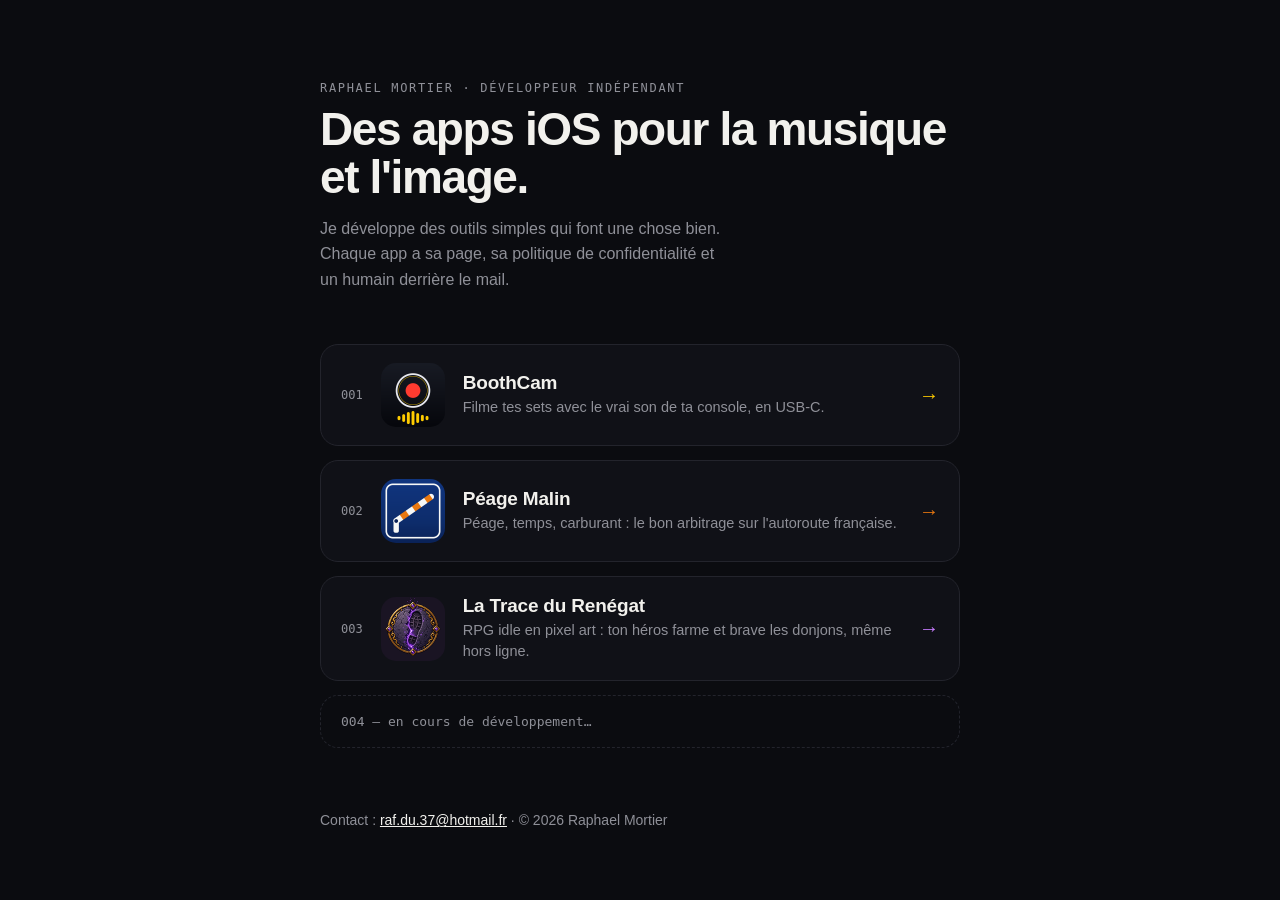
<file: index.html>
<!DOCTYPE html>
<html lang="fr">
<head>
<meta charset="UTF-8">
<meta name="viewport" content="width=device-width, initial-scale=1.0">
<title>Raphael Mortier — Apps iOS</title>
<meta name="description" content="Apps iOS développées par Raphael Mortier. BoothCam : filme tes sets avec le vrai son de ta console. Péage Malin : péage, temps, carburant — le bon arbitrage sur l'autoroute française.">
<style>
  :root {
    --bg:#0b0c10; --ink:#f2f1ed; --muted:#8f9098; --line:#23242c;
    --mono:ui-monospace,"SF Mono",SFMono-Regular,Menlo,Consolas,monospace;
  }
  * { margin:0; padding:0; box-sizing:border-box; }
  body {
    font-family:-apple-system,BlinkMacSystemFont,"Segoe UI",Roboto,Helvetica,Arial,sans-serif;
    background:var(--bg); color:var(--ink);
    min-height:100vh; padding:9vh 24px 48px;
    display:flex; flex-direction:column; align-items:center;
  }
  main { width:100%; max-width:640px; }
  .eyebrow { font-family:var(--mono); font-size:12px; letter-spacing:.14em; color:var(--muted); text-transform:uppercase; }
  h1 { font-size:clamp(34px,7vw,46px); letter-spacing:-.03em; margin-top:10px; line-height:1.05; }
  .bio { color:var(--muted); margin-top:14px; line-height:1.6; max-width:46ch; }
  .apps { margin-top:52px; display:flex; flex-direction:column; gap:14px; }
  a.app {
    --accent:#ffcc00;
    display:flex; align-items:center; gap:18px;
    padding:18px 20px; border:1px solid var(--line); border-radius:18px;
    text-decoration:none; color:inherit; background:#101117;
    transition:border-color .18s ease, transform .18s ease;
  }
  a.app:hover { border-color:var(--accent); transform:translateY(-2px); }
  a.app:focus-visible { outline:2px solid var(--accent); outline-offset:3px; }
  .app img { width:64px; height:64px; border-radius:15px; flex-shrink:0; }
  .app .num { font-family:var(--mono); font-size:12px; color:var(--muted); flex-shrink:0; }
  .app .name { font-size:19px; font-weight:700; letter-spacing:-.01em; }
  .app .pitch { color:var(--muted); font-size:14.5px; margin-top:3px; line-height:1.45; }
  .app .go { margin-left:auto; color:var(--accent); font-size:20px; flex-shrink:0; }
  .slot {
    display:flex; align-items:center; gap:18px; padding:18px 20px;
    border:1px dashed var(--line); border-radius:18px; color:var(--muted);
    font-family:var(--mono); font-size:13px;
  }
  footer { margin-top:64px; color:var(--muted); font-size:14px; }
  footer a { color:var(--ink); }
  @media (prefers-reduced-motion:reduce) { a.app { transition:none; } a.app:hover { transform:none; } }
  @media (max-width:480px) { .app .num { display:none; } }
</style>
</head>
<body>
  <main>
    <p class="eyebrow">Raphael Mortier · Développeur indépendant</p>
    <h1>Des apps iOS pour la musique et l'image.</h1>
    <p class="bio">Je développe des outils simples qui font une chose bien.
    Chaque app a sa page, sa politique de confidentialité et un humain derrière le mail.</p>

    <div class="apps">
      <a class="app" href="/boothcam/">
        <span class="num">001</span>
        <img src="/boothcam/icon.png" alt="" width="64" height="64">
        <span>
          <span class="name">BoothCam</span>
          <span class="pitch" style="display:block">Filme tes sets avec le vrai son de ta console, en USB-C.</span>
        </span>
        <span class="go" aria-hidden="true">→</span>
      </a>
      <a class="app" href="/peagemalin/" style="--accent:#e97810">
        <span class="num">002</span>
        <img src="/peagemalin/icon.png" alt="" width="64" height="64">
        <span>
          <span class="name">Péage Malin</span>
          <span class="pitch" style="display:block">Péage, temps, carburant : le bon arbitrage sur l'autoroute française.</span>
        </span>
        <span class="go" aria-hidden="true">→</span>
      </a>
      <a class="app" href="/tracedurenegat/" style="--accent:#c77dff">
        <span class="num">003</span>
        <img src="/tracedurenegat/icon.png" alt="" width="64" height="64">
        <span>
          <span class="name">La Trace du Renégat</span>
          <span class="pitch" style="display:block">RPG idle en pixel art : ton héros farme et brave les donjons, même hors ligne.</span>
        </span>
        <span class="go" aria-hidden="true">→</span>
      </a>
      <div class="slot">004 — en cours de développement…</div>
    </div>

    <footer>
      Contact : <a href="mailto:raf.du.37@hotmail.fr">raf.du.37@hotmail.fr</a> · © 2026 Raphael Mortier
    </footer>
  </main>
</body>
</html>
</file>
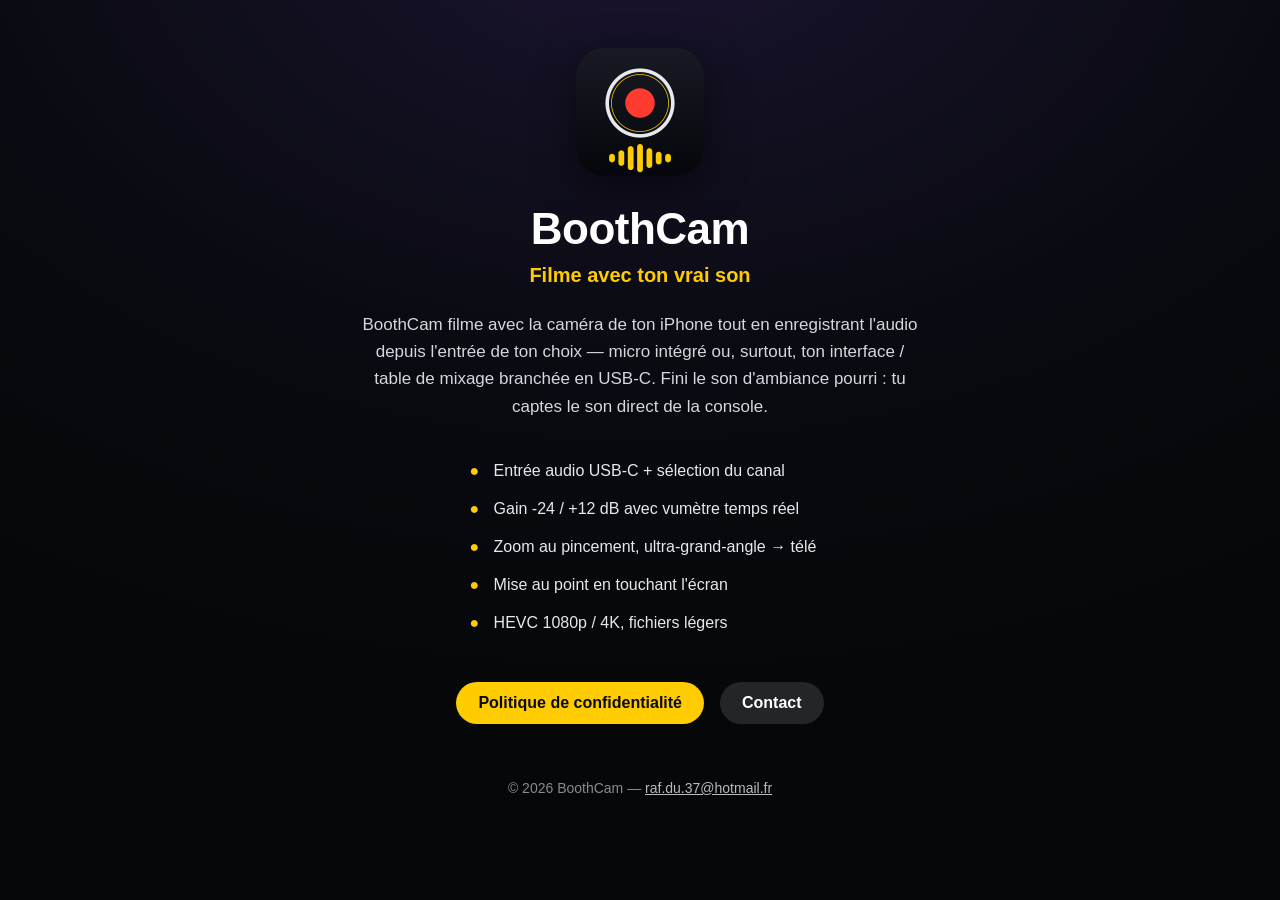
<file: boothcam/index.html>
<!DOCTYPE html>
<html lang="fr">
<head>
<meta charset="UTF-8">
<meta name="viewport" content="width=device-width, initial-scale=1.0">
<title>BoothCam — Filme avec ton vrai son</title>
<meta name="description" content="Filme en vidéo tout en enregistrant le son propre de ta table de mixage ou interface USB. Idéal pour les sets DJ et les lives.">
<style>
  :root { --yellow:#ffcc00; --red:#ff3b30; }
  * { margin:0; padding:0; box-sizing:border-box; }
  body {
    font-family:-apple-system,BlinkMacSystemFont,"Segoe UI",Roboto,Helvetica,Arial,sans-serif;
    background:radial-gradient(1200px 800px at 50% -10%, #1b1430 0%, #0a0b12 55%, #060709 100%);
    color:#fff; min-height:100vh; display:flex; flex-direction:column;
    align-items:center; text-align:center; padding:48px 24px;
  }
  .icon { width:128px; height:128px; border-radius:28px; box-shadow:0 12px 40px rgba(0,0,0,.5); }
  h1 { font-size:44px; margin-top:28px; letter-spacing:-.5px; }
  .tag { color:var(--yellow); font-size:20px; margin-top:10px; font-weight:600; }
  p.lead { max-width:560px; margin:24px auto 0; line-height:1.6; color:#d6d6db; font-size:17px; }
  ul { list-style:none; margin:32px auto 0; max-width:520px; text-align:left; }
  li { padding:10px 0 10px 30px; position:relative; color:#e8e8ec; }
  li::before { content:"●"; color:var(--yellow); position:absolute; left:6px; }
  .links { margin-top:40px; display:flex; gap:16px; flex-wrap:wrap; justify-content:center; }
  a.btn {
    color:#0a0b12; background:var(--yellow); text-decoration:none; font-weight:700;
    padding:12px 22px; border-radius:30px;
  }
  a.ghost { color:#fff; background:rgba(255,255,255,.12); }
  footer { margin-top:56px; color:#8a8a92; font-size:14px; }
  footer a { color:#b9b9c0; }
</style>
</head>
<body>
  <img class="icon" src="icon.png" alt="BoothCam">
  <h1>BoothCam</h1>
  <div class="tag">Filme avec ton vrai son</div>
  <p class="lead">
    BoothCam filme avec la caméra de ton iPhone tout en enregistrant l'audio depuis
    l'entrée de ton choix — micro intégré ou, surtout, ton interface / table de mixage
    branchée en USB-C. Fini le son d'ambiance pourri : tu captes le son direct de la console.
  </p>
  <ul>
    <li>Entrée audio USB-C + sélection du canal</li>
    <li>Gain -24 / +12 dB avec vumètre temps réel</li>
    <li>Zoom au pincement, ultra-grand-angle → télé</li>
    <li>Mise au point en touchant l'écran</li>
    <li>HEVC 1080p / 4K, fichiers légers</li>
  </ul>
  <div class="links">
    <a class="btn" href="privacy.html">Politique de confidentialité</a>
    <a class="ghost btn" href="mailto:raf.du.37@hotmail.fr">Contact</a>
  </div>
  <footer>
    © 2026 BoothCam — <a href="mailto:raf.du.37@hotmail.fr">raf.du.37@hotmail.fr</a>
  </footer>
</body>
</html>
</file>
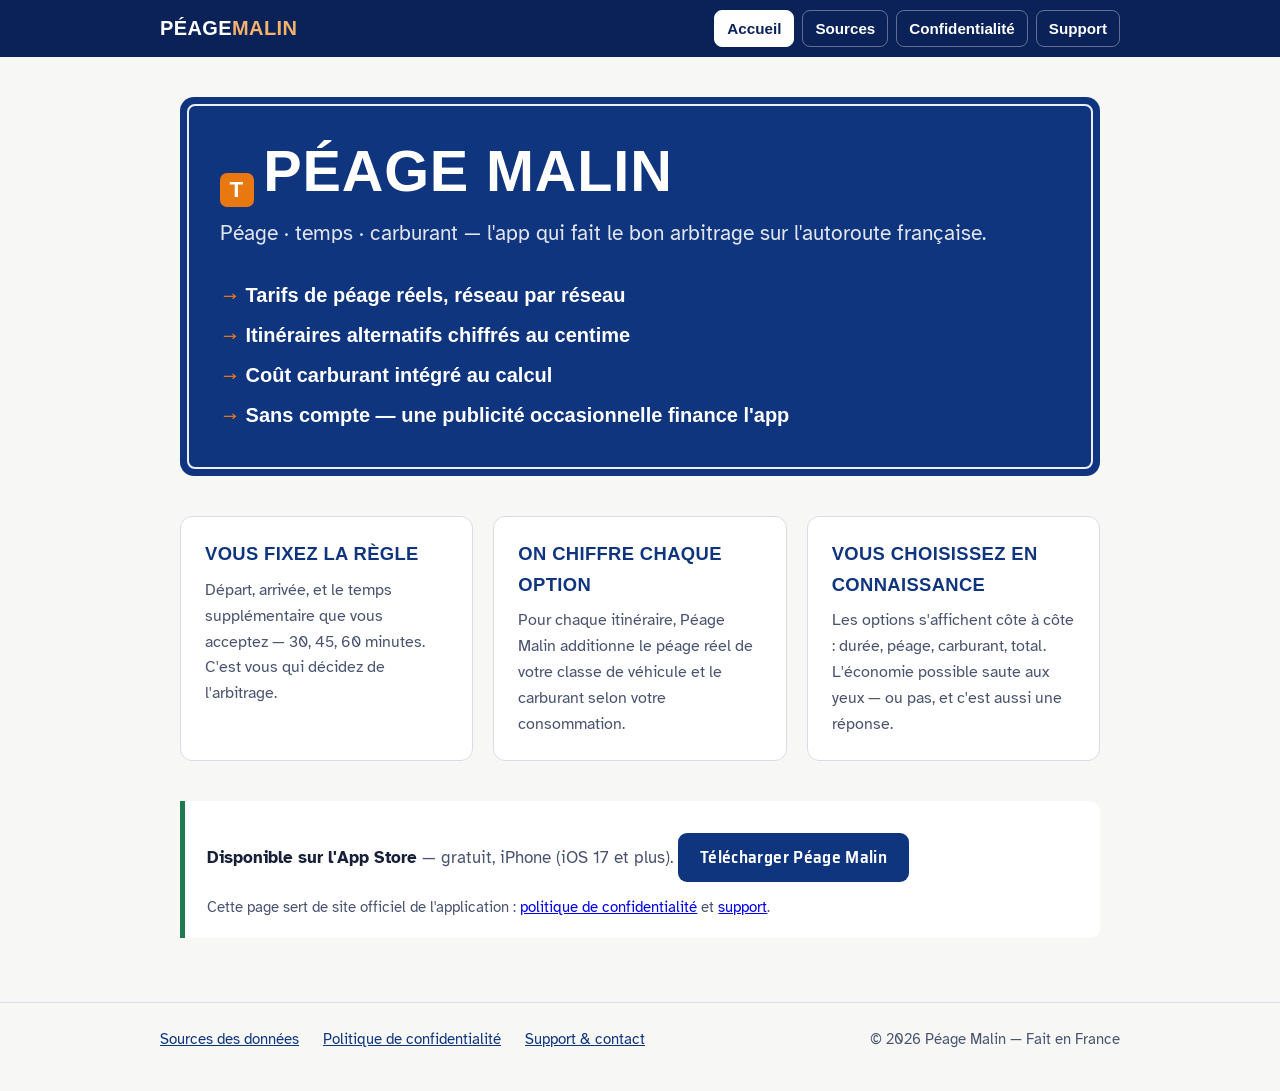
<file: ecotrajet/index.html>
<!DOCTYPE html><html lang="fr"><head><meta charset="UTF-8"><meta http-equiv="refresh" content="0; url=/peagemalin/index.html"><link rel="canonical" href="https://raphael0010.github.io/peagemalin/index.html"><title>Redirection</title></head><body><p>Cette page a déménagé : <a href="/peagemalin/index.html">raphael0010.github.io/peagemalin</a></p></body></html>
</file>
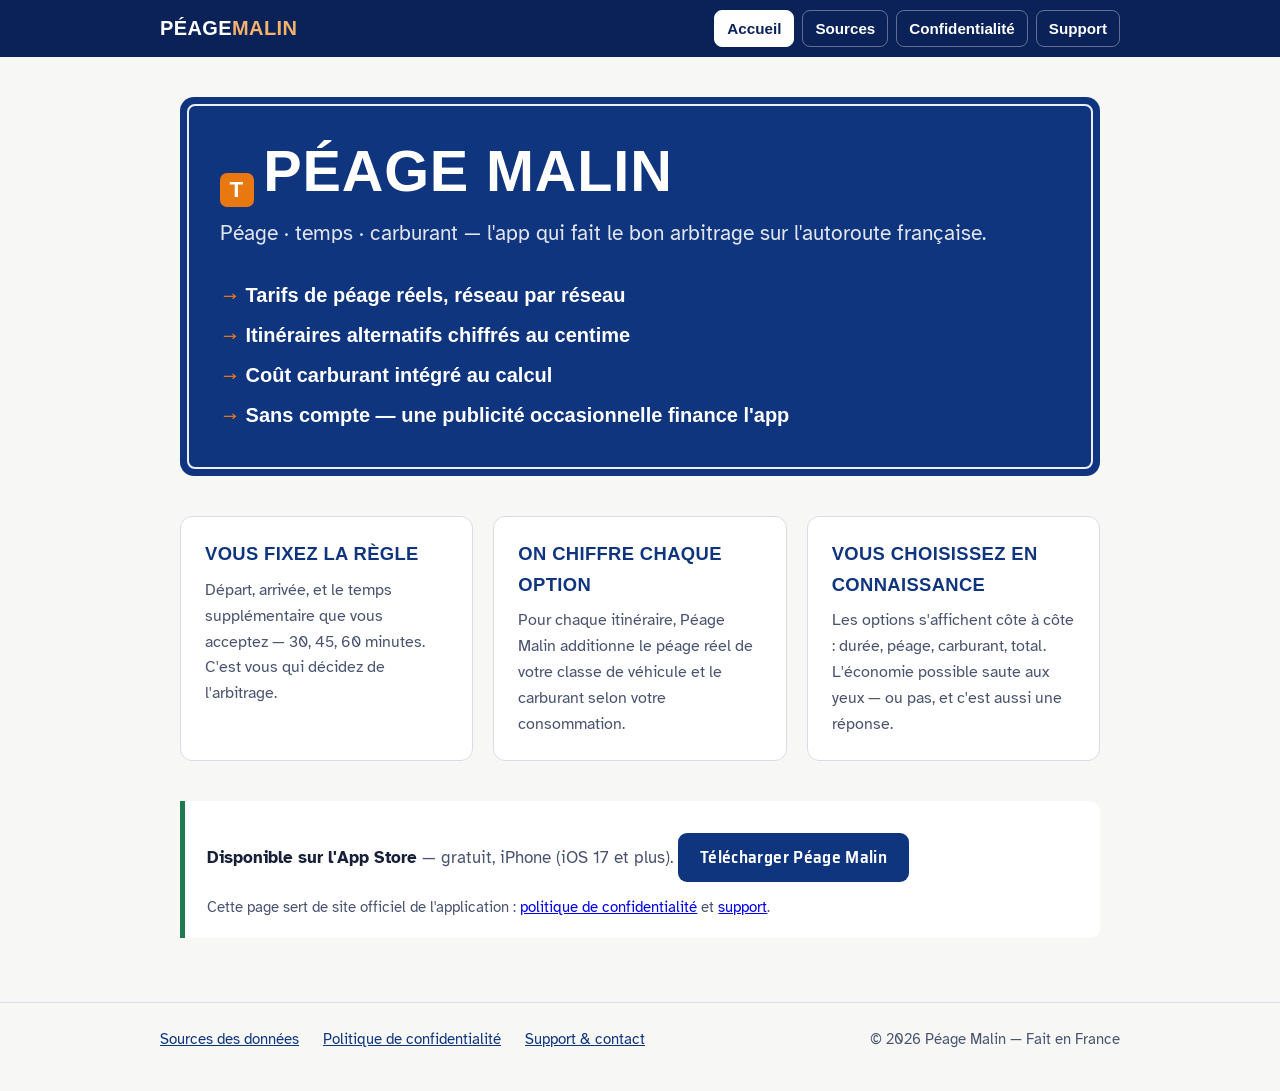
<file: peagemalin/index.html>
<!DOCTYPE html>
<html lang="fr">
<head>
  <meta charset="UTF-8">
  <meta name="viewport" content="width=device-width, initial-scale=1.0">
  <title>Péage Malin — le juste prix du péage</title>
  <meta name="description" content="Péage Malin compare péage, temps et carburant pour trouver le meilleur itinéraire autoroutier en France. App iOS sans compte, financée par une publicité occasionnelle, soumise à votre consentement.">
  <link rel="icon" href="data:image/svg+xml,<svg xmlns=%22http://www.w3.org/2000/svg%22 viewBox=%220 0 100 100%22><rect width=%22100%22 height=%22100%22 rx=%2218%22 fill=%22%2310357f%22/><rect x=%228%22 y=%228%22 width=%2284%22 height=%2284%22 rx=%2212%22 fill=%22none%22 stroke=%22white%22 stroke-width=%224%22/><line x1=%2225%22 y1=%2268%22 x2=%2278%22 y2=%2230%22 stroke=%22white%22 stroke-width=%2211%22 stroke-linecap=%22round%22/><line x1=%2225%22 y1=%2268%22 x2=%2278%22 y2=%2230%22 stroke=%22%23e97810%22 stroke-width=%2211%22 stroke-dasharray=%2212 12%22 stroke-dashoffset=%22-10%22/></svg>">
  <link rel="preconnect" href="https://fonts.googleapis.com">
  <link rel="preconnect" href="https://fonts.gstatic.com" crossorigin>
  <link href="https://fonts.googleapis.com/css2?family=Saira+Semi+Condensed:wght@500;600;700&family=Atkinson+Hyperlegible:ital,wght@0,400;0,700;1,400&display=swap" rel="stylesheet">
  <link rel="stylesheet" href="styles.css">
</head>
<body>

<header class="site">
  <div class="inner">
    <a class="marque" href="./">Péage<span class="eco">Malin</span></a>
    <nav class="nav" aria-label="Navigation principale">
      <a href="./" aria-current="page">Accueil</a>
      <a href="sources.html">Sources</a>
      <a href="confidentialite.html">Confidentialité</a>
      <a href="support.html">Support</a>
    </nav>
  </div>
</header>

<main>
  <section class="hero panneau">
    <h1><span class="badge-t" aria-hidden="true">t</span>Péage Malin</h1>
    <p class="tagline">Péage · temps · carburant — l'app qui fait le bon arbitrage sur l'autoroute française.</p>
    <ul class="destinations">
      <li>Tarifs de péage réels, réseau par réseau</li>
      <li>Itinéraires alternatifs chiffrés au centime</li>
      <li>Coût carburant intégré au calcul</li>
      <li>Sans compte — une publicité occasionnelle finance l'app</li>
    </ul>
  </section>

  <section class="cartes" aria-label="Comment ça marche">
    <div class="carte">
      <h3>Vous fixez la règle</h3>
      <p>Départ, arrivée, et le temps supplémentaire que vous acceptez — 30, 45, 60 minutes. C'est vous qui décidez de l'arbitrage.</p>
    </div>
    <div class="carte">
      <h3>On chiffre chaque option</h3>
      <p>Pour chaque itinéraire, Péage Malin additionne le péage réel de votre classe de véhicule et le carburant selon votre consommation.</p>
    </div>
    <div class="carte">
      <h3>Vous choisissez en connaissance</h3>
      <p>Les options s'affichent côte à côte : durée, péage, carburant, total. L'économie possible saute aux yeux — ou pas, et c'est aussi une réponse.</p>
    </div>
  </section>

  <div class="note-store">
    <strong>Disponible sur l'App Store</strong> — gratuit, iPhone (iOS 17 et plus).
    <a class="bouton-store" href="https://apps.apple.com/fr/app/péage-malin-payez-moins/id6793546645">
      Télécharger Péage Malin
    </a>
    <span class="note-store-liens">
      Cette page sert de site officiel de l'application :
      <a href="confidentialite.html">politique de confidentialité</a> et <a href="support.html">support</a>.
    </span>
  </div>
</main>

<footer class="site">
  <div class="inner">
    <a href="sources.html">Sources des données</a>
    <a href="confidentialite.html">Politique de confidentialité</a>
    <a href="support.html">Support &amp; contact</a>
    <span class="copy">© 2026 Péage Malin — Fait en France</span>
  </div>
</footer>

</body>
</html>
</file>
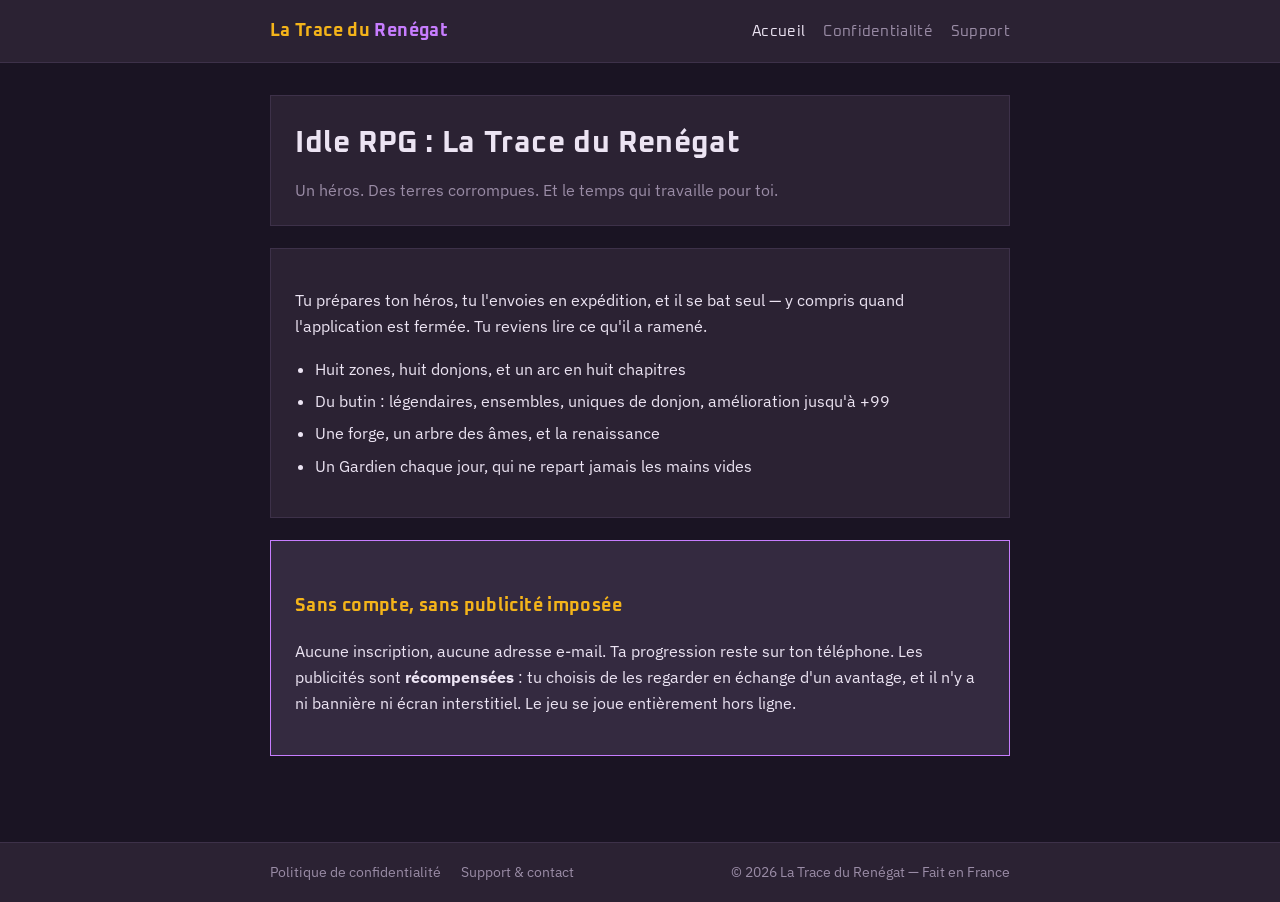
<file: tracedurenegat/index.html>
<!DOCTYPE html>
<html lang="fr">
<head>
  <meta charset="UTF-8">
  <meta name="viewport" content="width=device-width, initial-scale=1.0">
  <title>Idle RPG : La Trace du Renégat</title>
  <meta name="description" content="RPG idle en pixel art : ton héros farme, loote et brave les donjons, même hors ligne. Sans compte, sans publicité imposée.">
  <link rel="preconnect" href="https://fonts.googleapis.com">
  <link rel="preconnect" href="https://fonts.gstatic.com" crossorigin>
  <link href="https://fonts.googleapis.com/css2?family=Oxanium:wght@500;700&family=IBM+Plex+Sans:wght@400;600&display=swap" rel="stylesheet">
  <link rel="stylesheet" href="styles.css">
</head>
<body>
<header class="site">
  <div class="inner">
    <a class="marque" href="./">La Trace du <span>Renégat</span></a>
    <nav class="nav" aria-label="Navigation principale">
      <a href="./" aria-current="page">Accueil</a>
      <a href="confidentialite.html">Confidentialité</a>
      <a href="support.html">Support</a>
    </nav>
  </div>
</header>
<main>
  <section class="panneau">
    <h1>Idle RPG : La Trace du Renégat</h1>
    <p class="tagline">Un héros. Des terres corrompues. Et le temps qui travaille pour toi.</p>
  </section>

  <section class="panneau">
    <p>Tu prépares ton héros, tu l'envoies en expédition, et il se bat seul — y compris quand
    l'application est fermée. Tu reviens lire ce qu'il a ramené.</p>
    <ul>
      <li>Huit zones, huit donjons, et un arc en huit chapitres</li>
      <li>Du butin : légendaires, ensembles, uniques de donjon, amélioration jusqu'à +99</li>
      <li>Une forge, un arbre des âmes, et la renaissance</li>
      <li>Un Gardien chaque jour, qui ne repart jamais les mains vides</li>
    </ul>
  </section>

  <section class="panneau fort">
    <h2>Sans compte, sans publicité imposée</h2>
    <p>Aucune inscription, aucune adresse e-mail. Ta progression reste sur ton téléphone. Les
    publicités sont <strong>récompensées</strong> : tu choisis de les regarder en échange d'un
    avantage, et il n'y a ni bannière ni écran interstitiel. Le jeu se joue entièrement hors
    ligne.</p>
  </section>
</main>
<footer class="site">
  <div class="inner">
    <a href="confidentialite.html">Politique de confidentialité</a>
    <a href="support.html">Support &amp; contact</a>
    <span class="copy">© 2026 La Trace du Renégat — Fait en France</span>
  </div>
</footer>
</body>
</html>
</file>
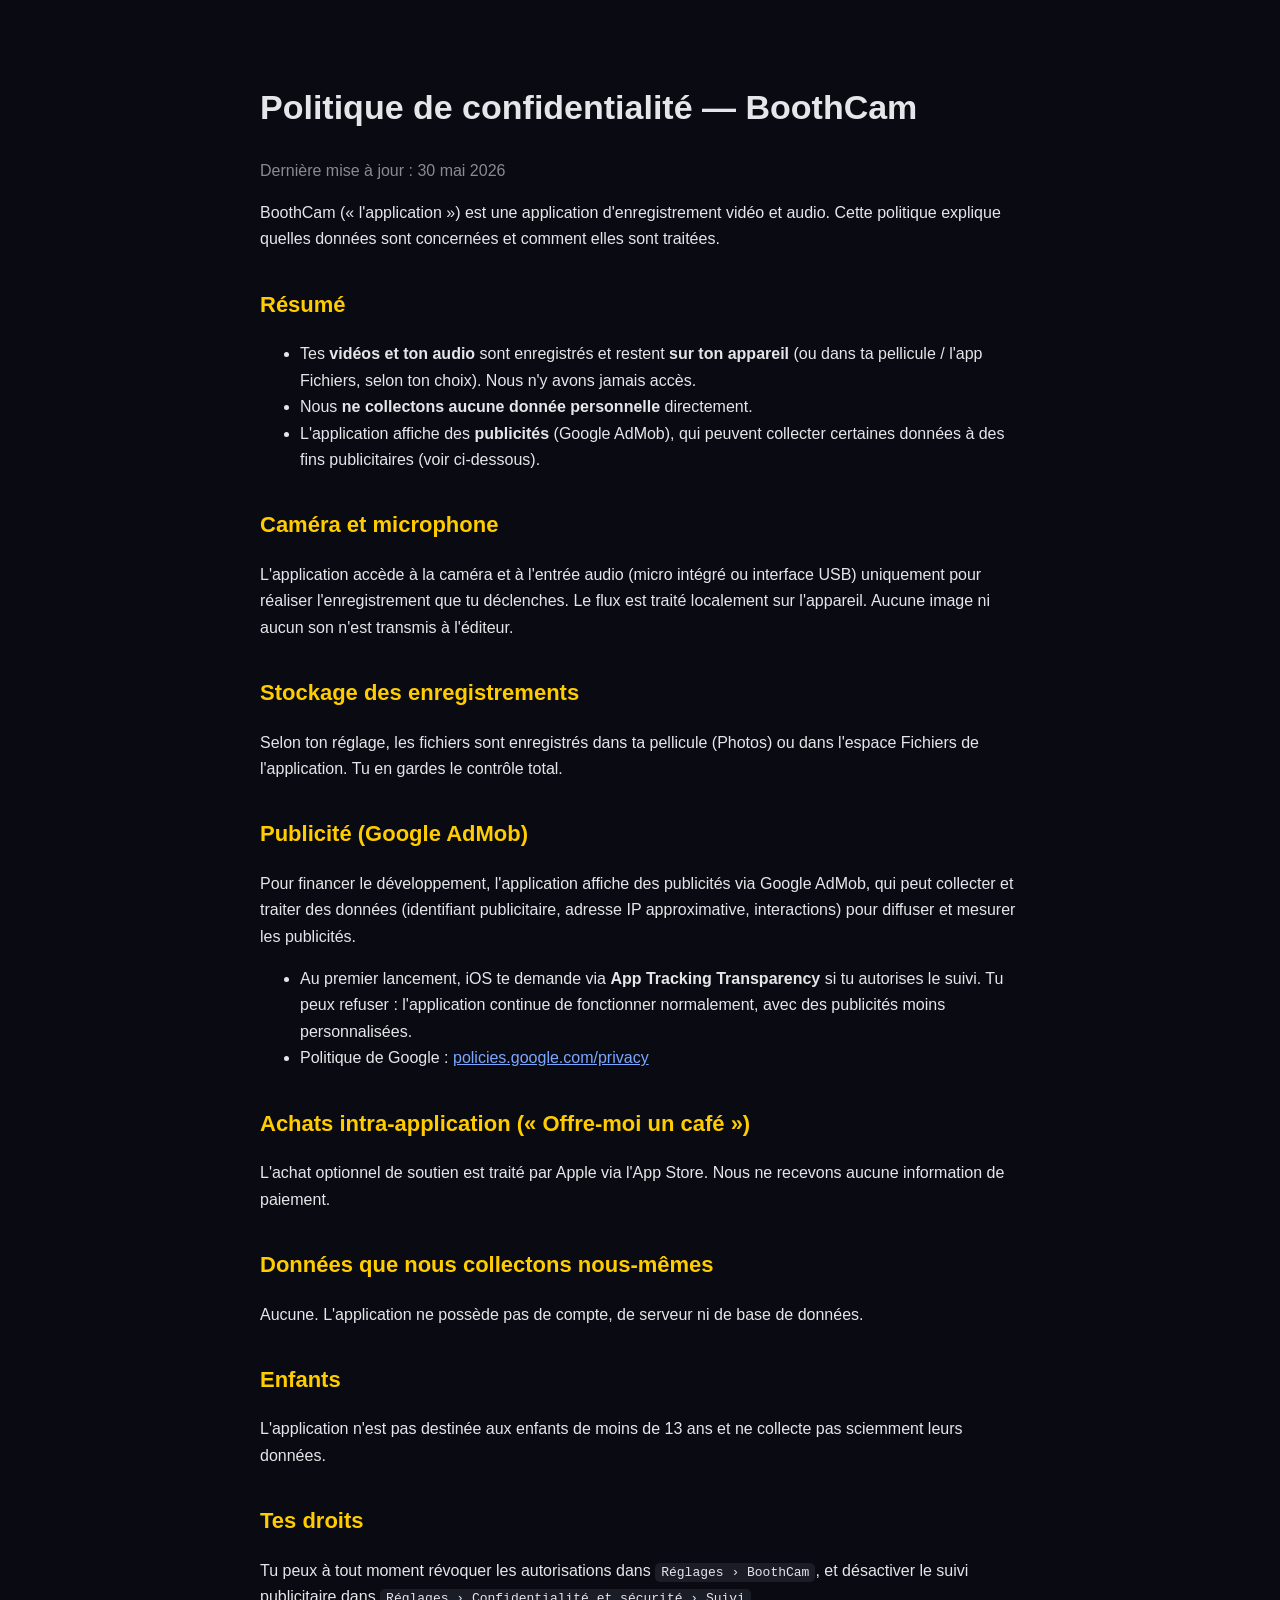
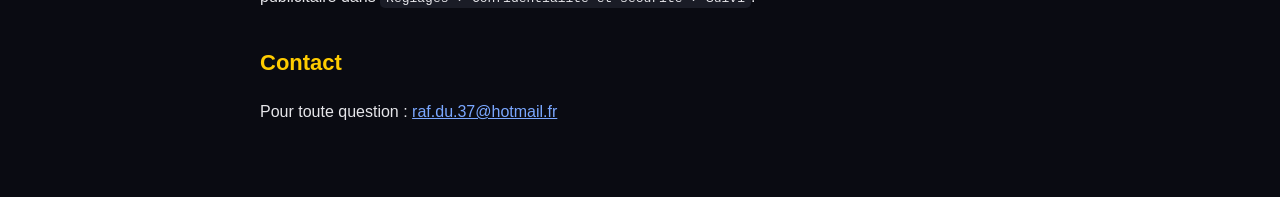
<file: privacy.html>
<!DOCTYPE html>
<html lang="fr">
<head>
<meta charset="UTF-8">
<meta name="viewport" content="width=device-width, initial-scale=1.0">
<title>BoothCam — Politique de confidentialité</title>
<style>
  body { font-family:-apple-system,BlinkMacSystemFont,"Segoe UI",Roboto,Helvetica,Arial,sans-serif;
    background:#0a0b12; color:#e6e6ea; line-height:1.65; max-width:760px;
    margin:0 auto; padding:56px 24px; }
  h1 { font-size:34px; }
  h2 { font-size:22px; margin-top:34px; color:#ffcc00; }
  a { color:#7aa7ff; }
  .date { color:#8a8a92; margin-top:8px; }
  code { background:#1a1c26; padding:2px 6px; border-radius:5px; }
</style>
</head>
<body>
  <h1>Politique de confidentialité — BoothCam</h1>
  <p class="date">Dernière mise à jour : 30 mai 2026</p>

  <p>BoothCam (« l'application ») est une application d'enregistrement vidéo et audio.
  Cette politique explique quelles données sont concernées et comment elles sont traitées.</p>

  <h2>Résumé</h2>
  <ul>
    <li>Tes <strong>vidéos et ton audio</strong> sont enregistrés et restent <strong>sur ton appareil</strong>
      (ou dans ta pellicule / l'app Fichiers, selon ton choix). Nous n'y avons jamais accès.</li>
    <li>Nous <strong>ne collectons aucune donnée personnelle</strong> directement.</li>
    <li>L'application affiche des <strong>publicités</strong> (Google AdMob), qui peuvent collecter
      certaines données à des fins publicitaires (voir ci-dessous).</li>
  </ul>

  <h2>Caméra et microphone</h2>
  <p>L'application accède à la caméra et à l'entrée audio (micro intégré ou interface USB)
  uniquement pour réaliser l'enregistrement que tu déclenches. Le flux est traité localement
  sur l'appareil. Aucune image ni aucun son n'est transmis à l'éditeur.</p>

  <h2>Stockage des enregistrements</h2>
  <p>Selon ton réglage, les fichiers sont enregistrés dans ta pellicule (Photos) ou dans
  l'espace Fichiers de l'application. Tu en gardes le contrôle total.</p>

  <h2>Publicité (Google AdMob)</h2>
  <p>Pour financer le développement, l'application affiche des publicités via Google AdMob,
  qui peut collecter et traiter des données (identifiant publicitaire, adresse IP approximative,
  interactions) pour diffuser et mesurer les publicités.</p>
  <ul>
    <li>Au premier lancement, iOS te demande via <strong>App Tracking Transparency</strong> si tu
      autorises le suivi. Tu peux refuser : l'application continue de fonctionner normalement,
      avec des publicités moins personnalisées.</li>
    <li>Politique de Google : <a href="https://policies.google.com/privacy">policies.google.com/privacy</a></li>
  </ul>

  <h2>Achats intra-application (« Offre-moi un café »)</h2>
  <p>L'achat optionnel de soutien est traité par Apple via l'App Store. Nous ne recevons aucune
  information de paiement.</p>

  <h2>Données que nous collectons nous-mêmes</h2>
  <p>Aucune. L'application ne possède pas de compte, de serveur ni de base de données.</p>

  <h2>Enfants</h2>
  <p>L'application n'est pas destinée aux enfants de moins de 13 ans et ne collecte pas
  sciemment leurs données.</p>

  <h2>Tes droits</h2>
  <p>Tu peux à tout moment révoquer les autorisations dans <code>Réglages › BoothCam</code>, et
  désactiver le suivi publicitaire dans <code>Réglages › Confidentialité et sécurité › Suivi</code>.</p>

  <h2>Contact</h2>
  <p>Pour toute question : <a href="mailto:raf.du.37@hotmail.fr">raf.du.37@hotmail.fr</a></p>
</body>
</html>
</file>
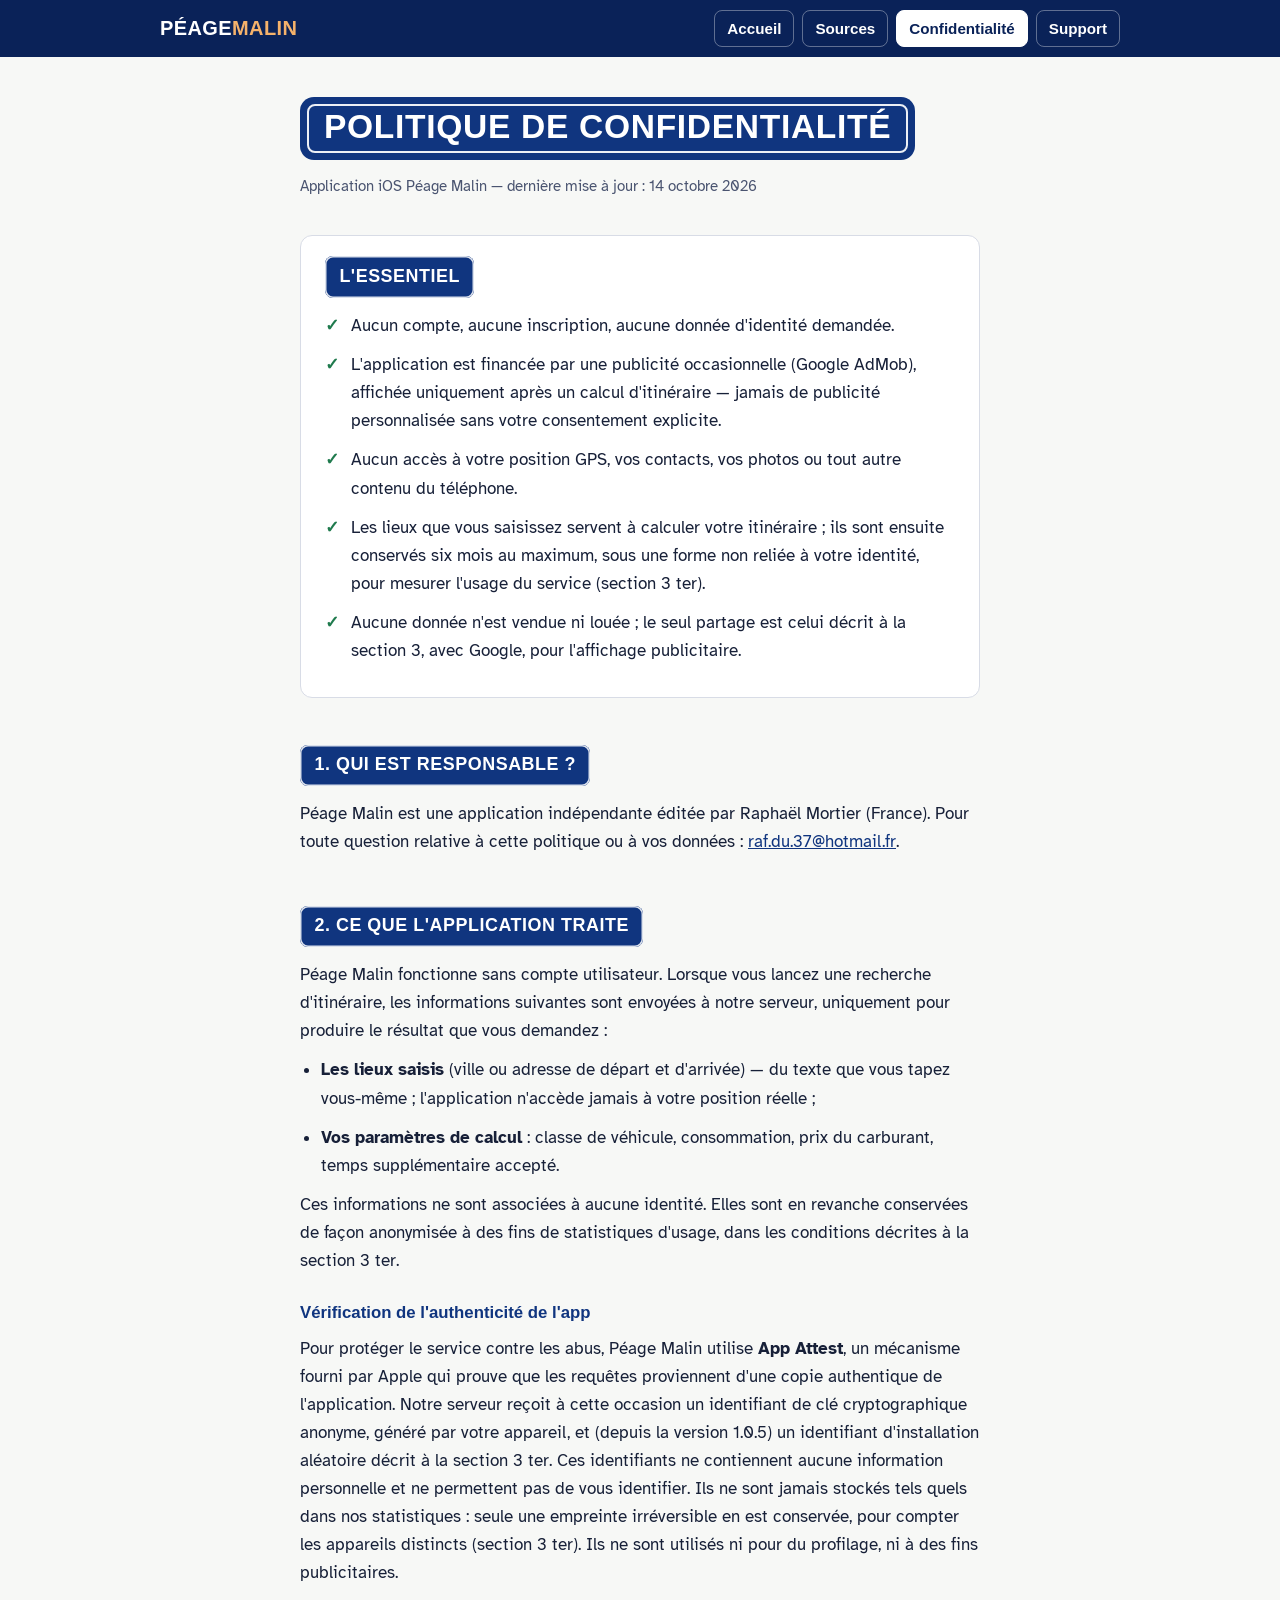
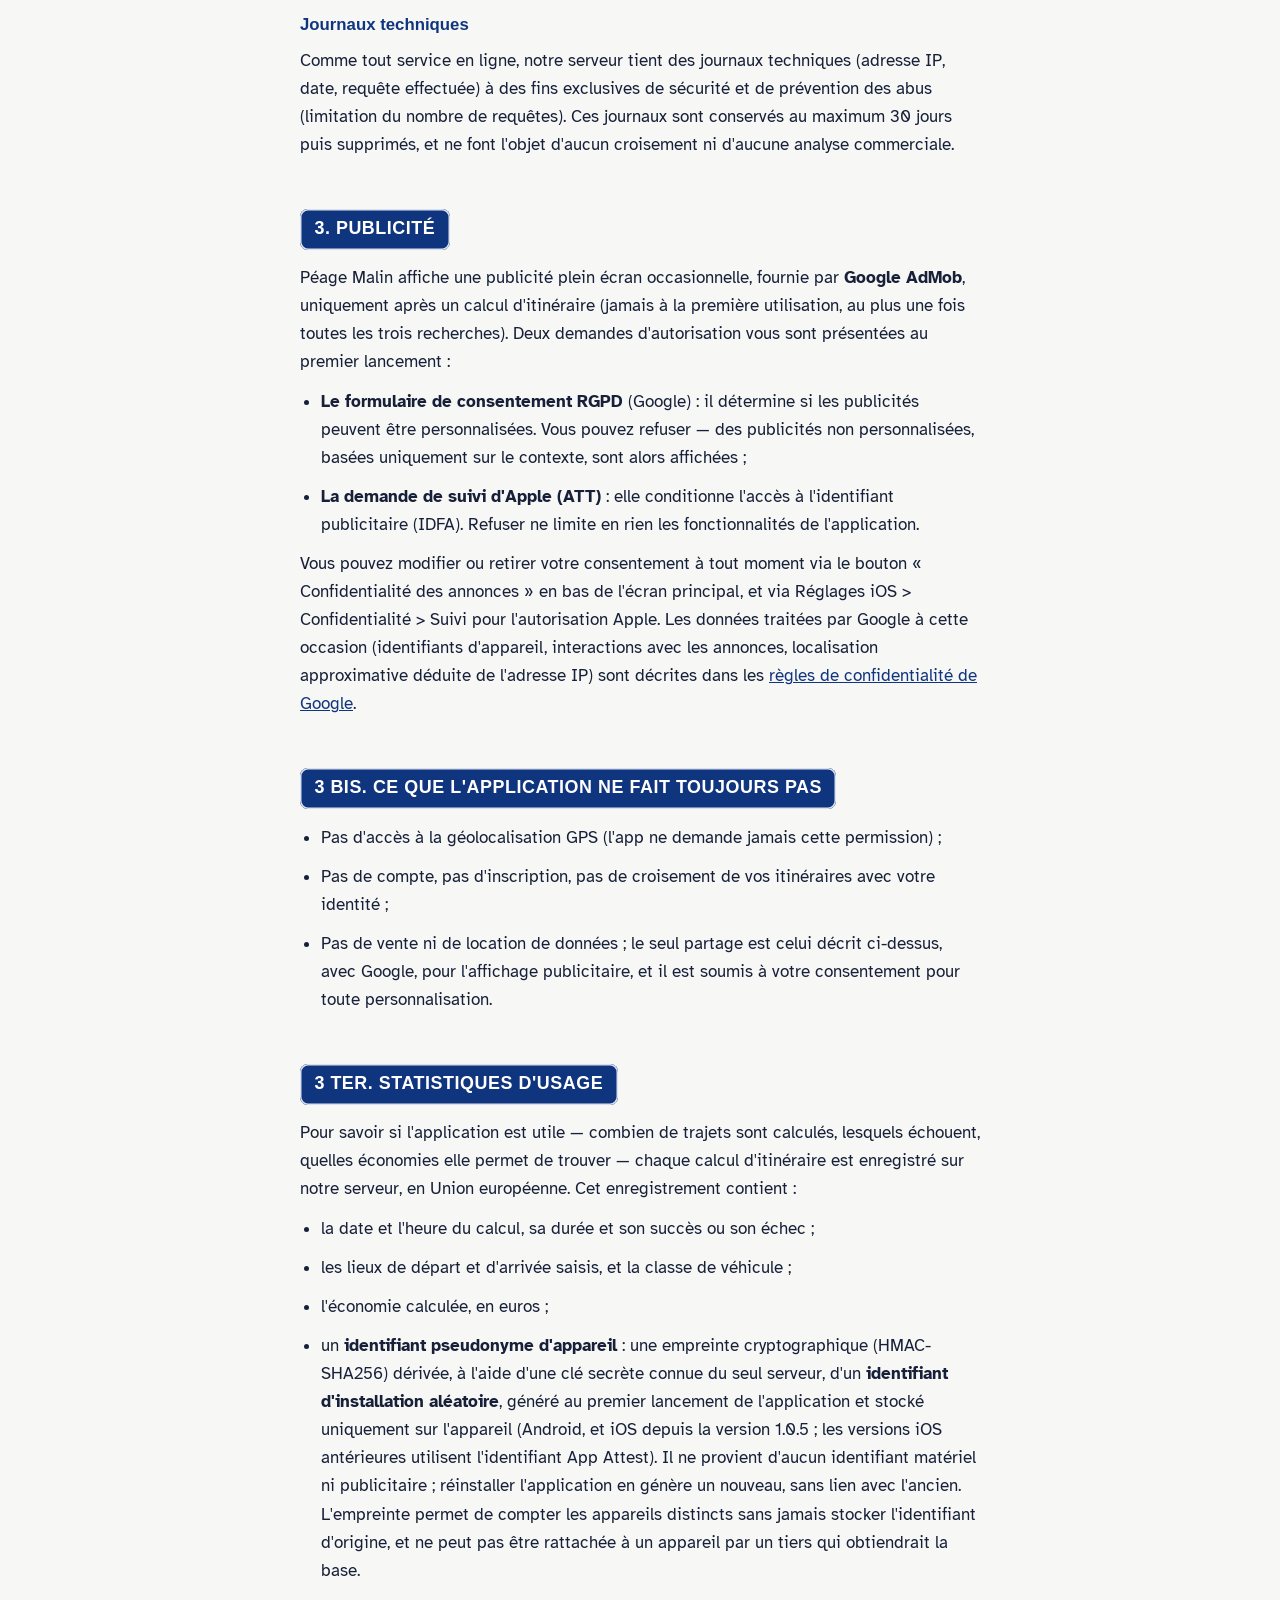
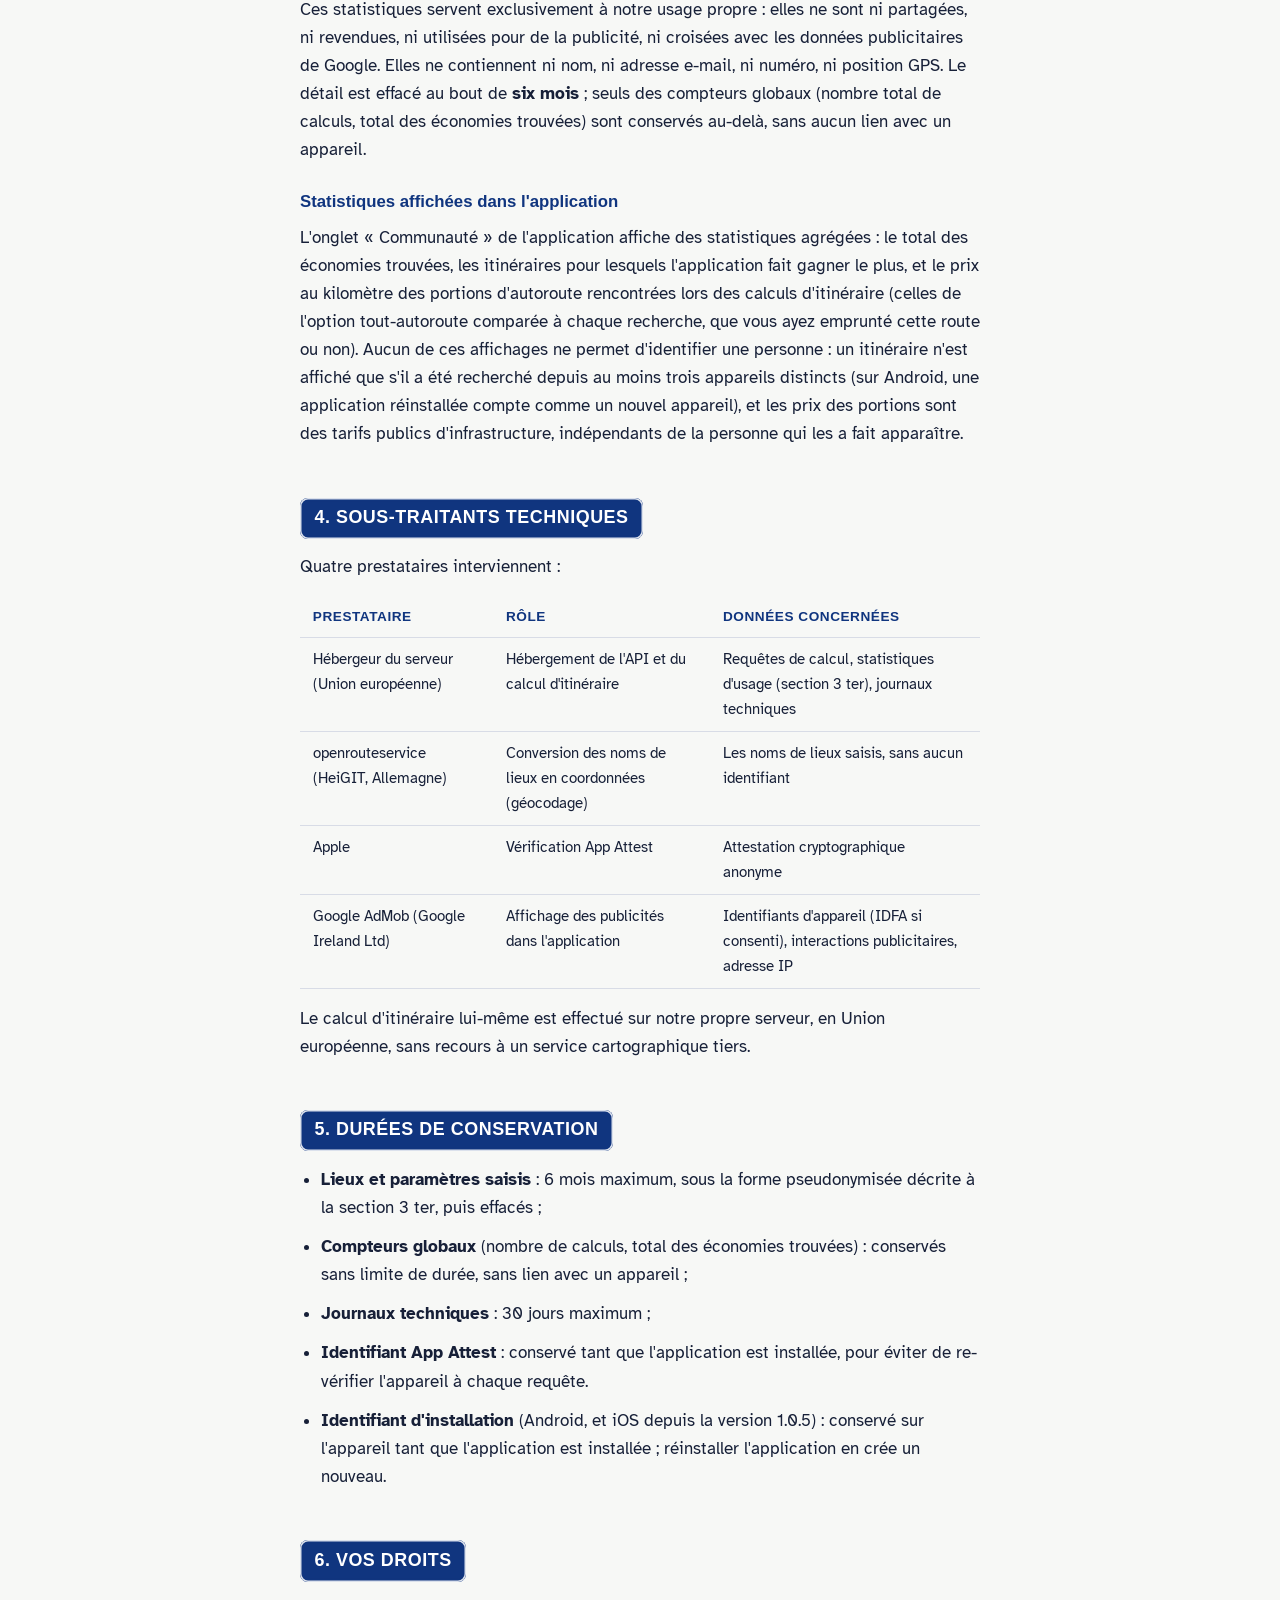
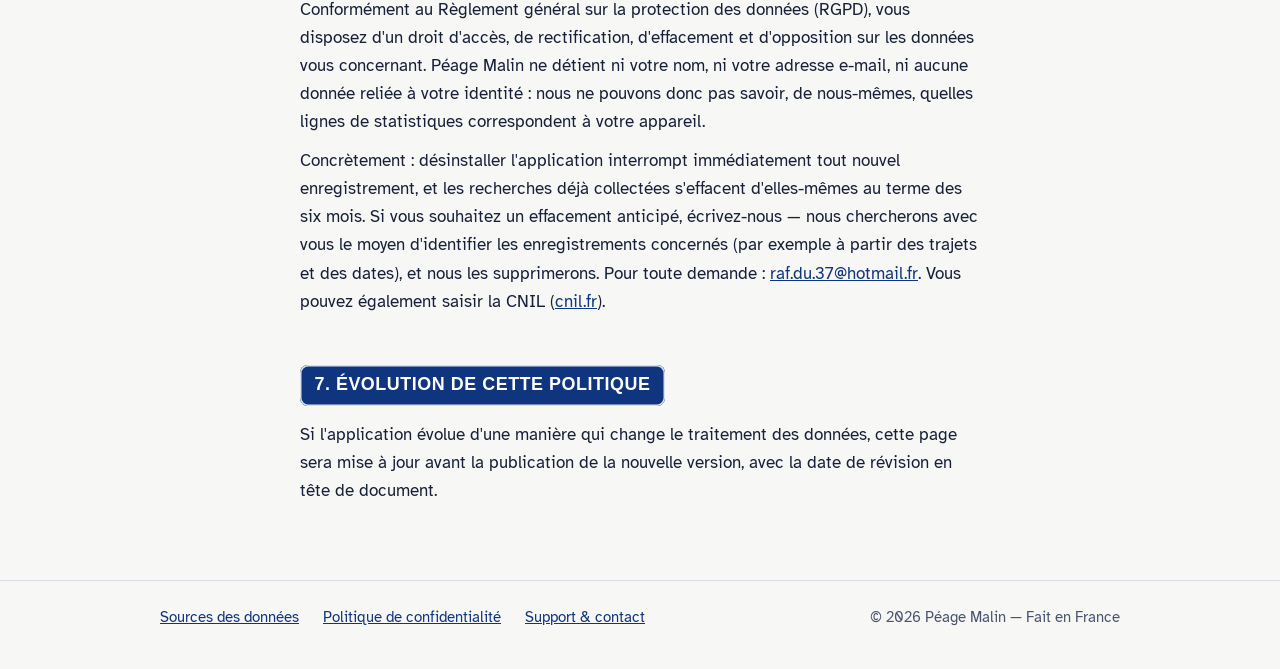
<file: ecotrajet/confidentialite.html>
<!DOCTYPE html><html lang="fr"><head><meta charset="UTF-8"><meta http-equiv="refresh" content="0; url=/peagemalin/confidentialite.html"><link rel="canonical" href="https://raphael0010.github.io/peagemalin/confidentialite.html"><title>Redirection</title></head><body><p>Cette page a déménagé : <a href="/peagemalin/confidentialite.html">raphael0010.github.io/peagemalin</a></p></body></html>
</file>
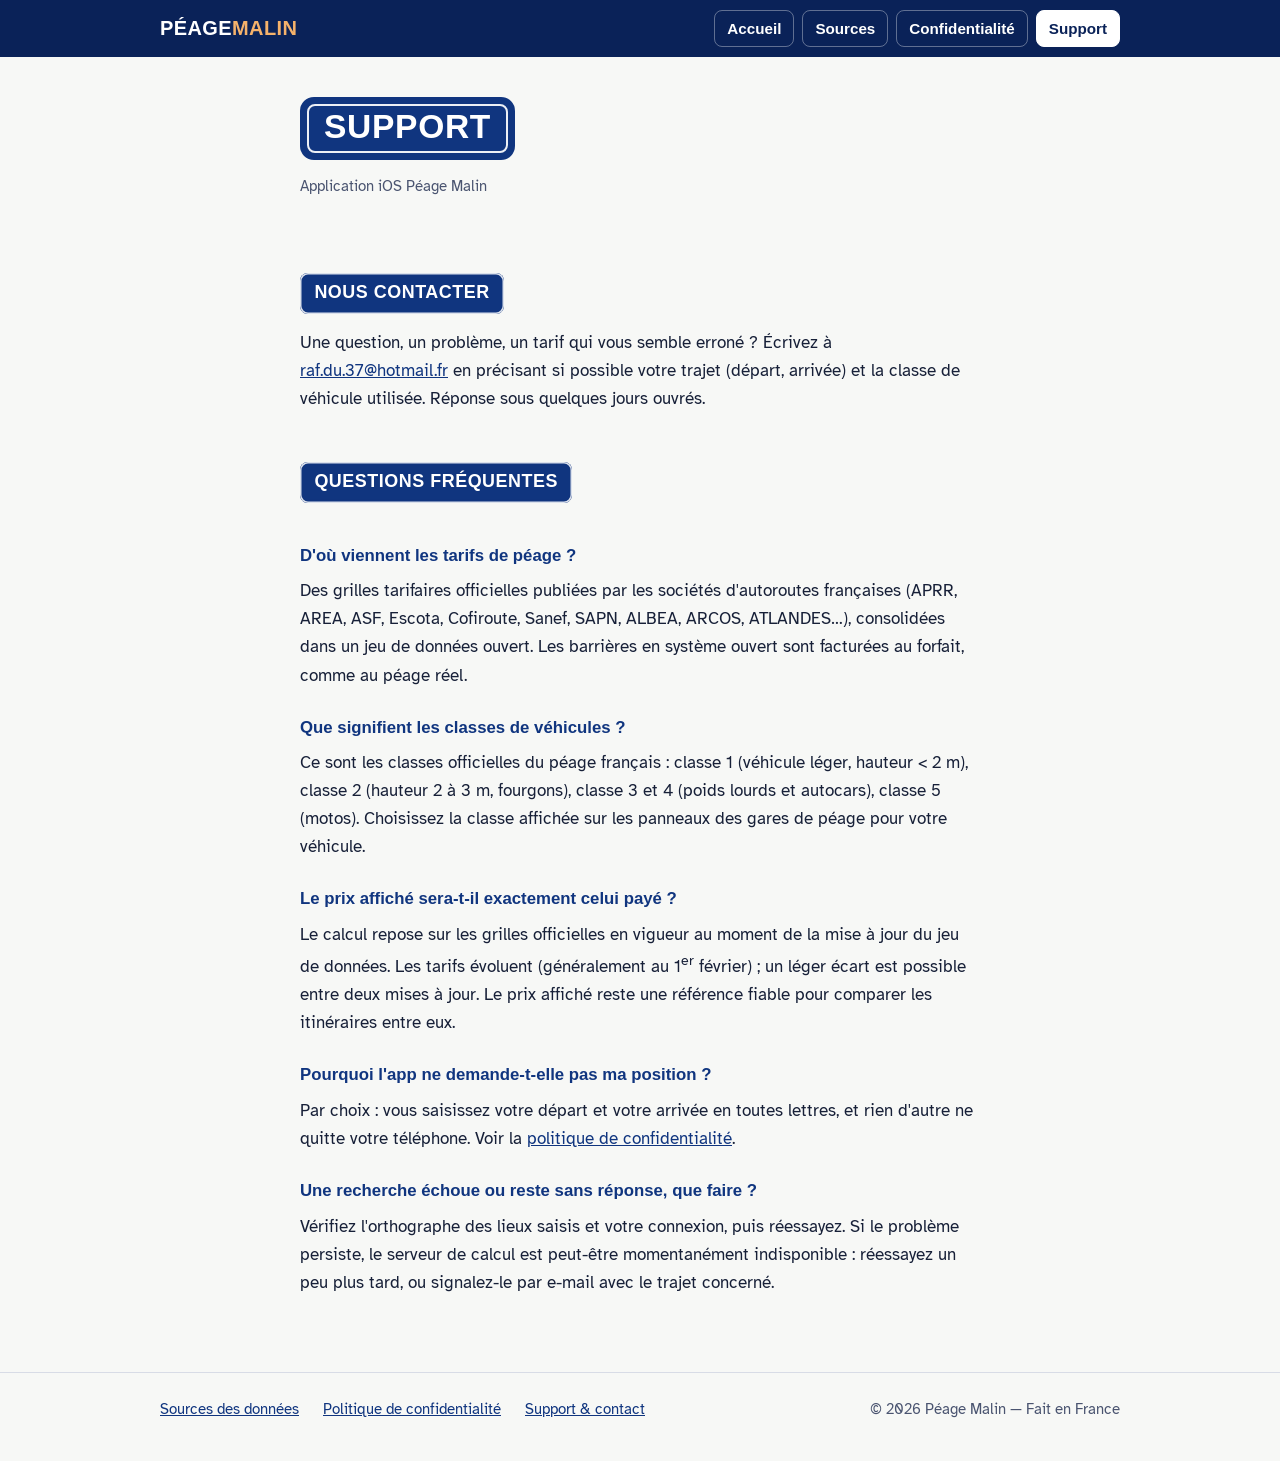
<file: ecotrajet/support.html>
<!DOCTYPE html><html lang="fr"><head><meta charset="UTF-8"><meta http-equiv="refresh" content="0; url=/peagemalin/support.html"><link rel="canonical" href="https://raphael0010.github.io/peagemalin/support.html"><title>Redirection</title></head><body><p>Cette page a déménagé : <a href="/peagemalin/support.html">raphael0010.github.io/peagemalin</a></p></body></html>
</file>
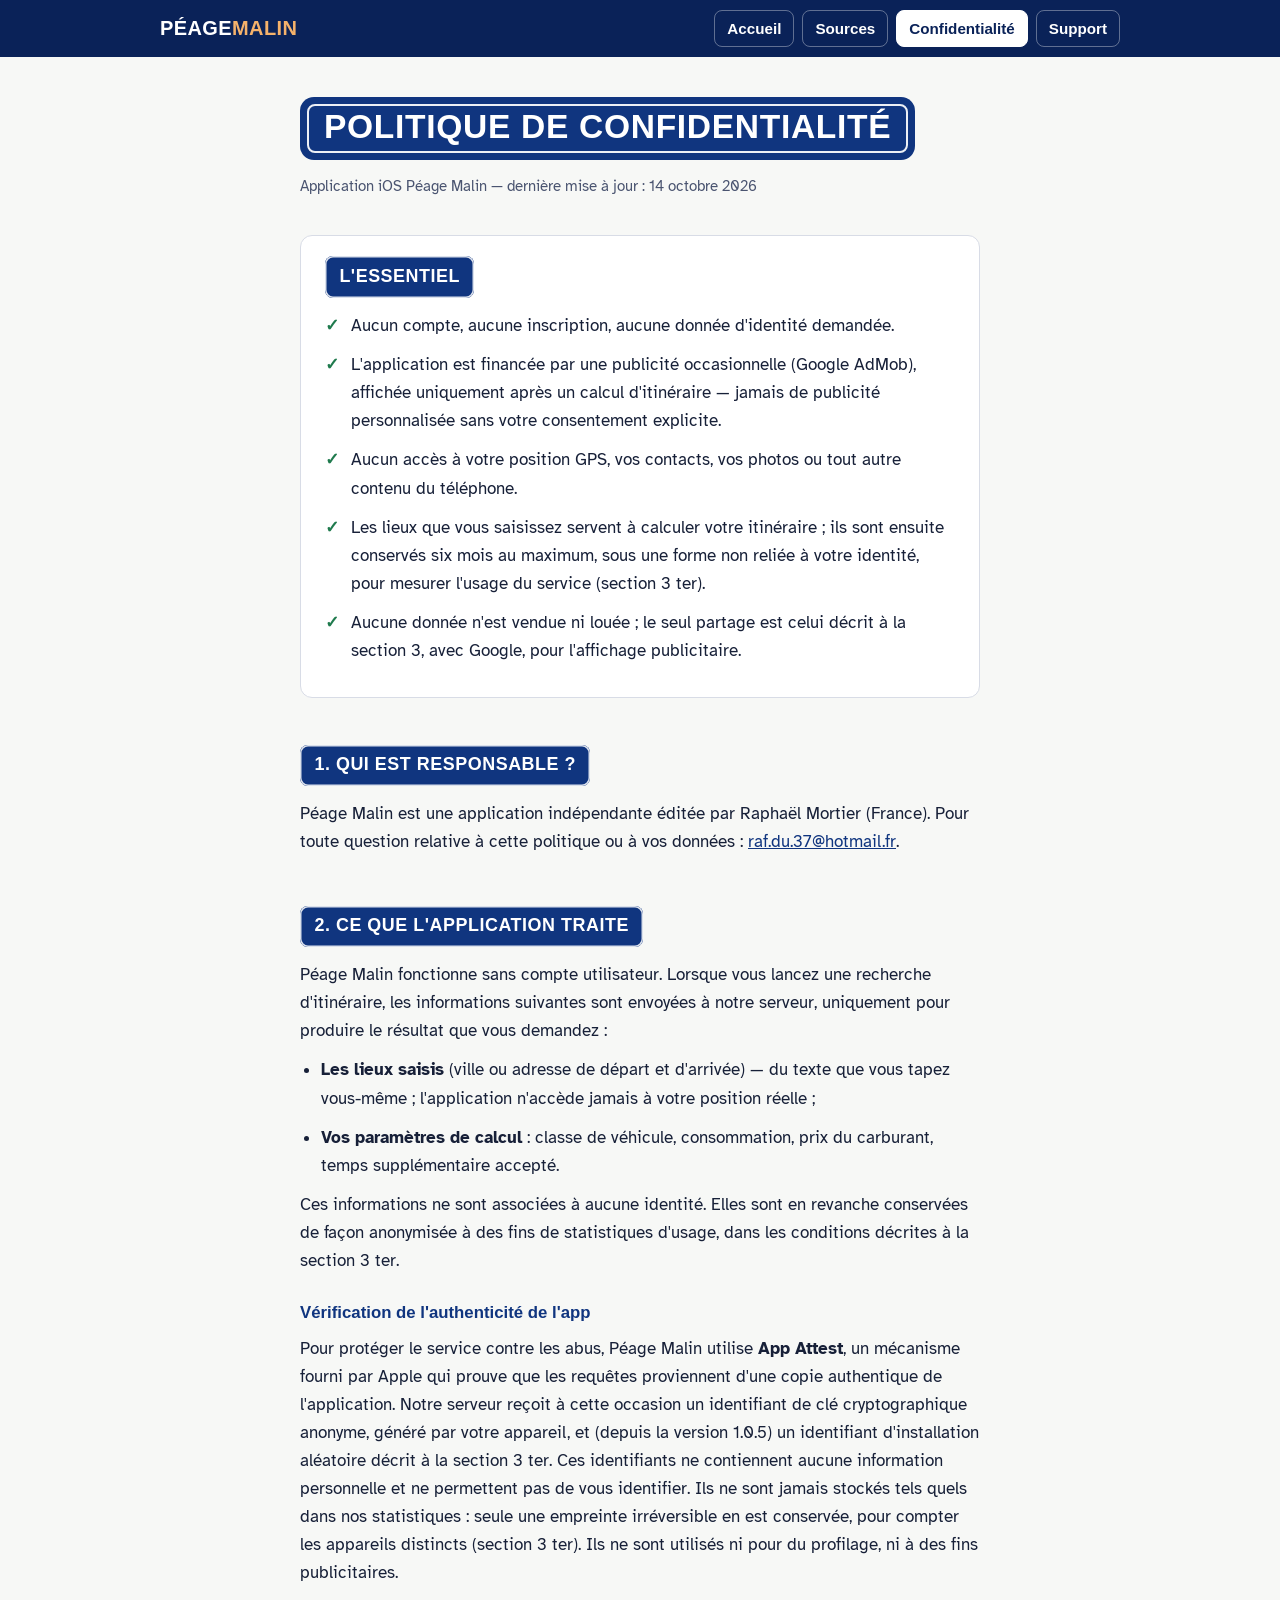
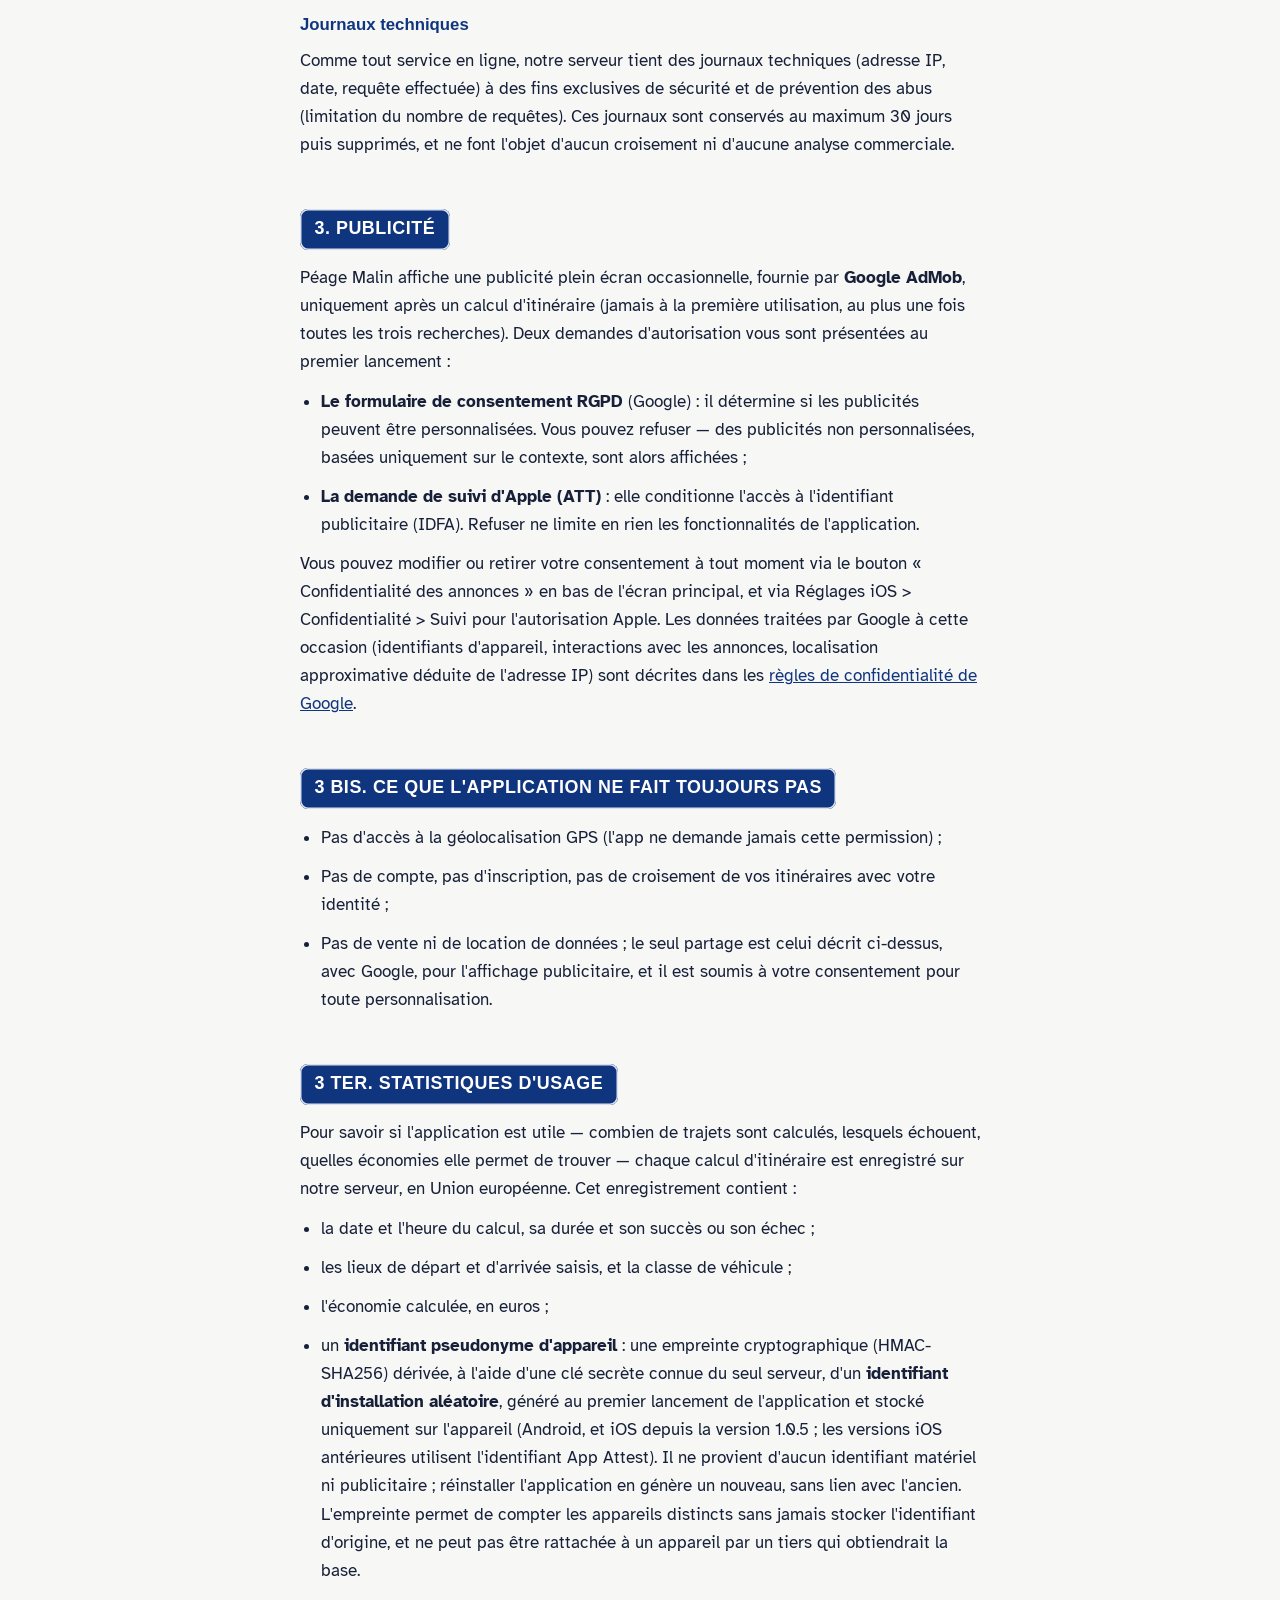
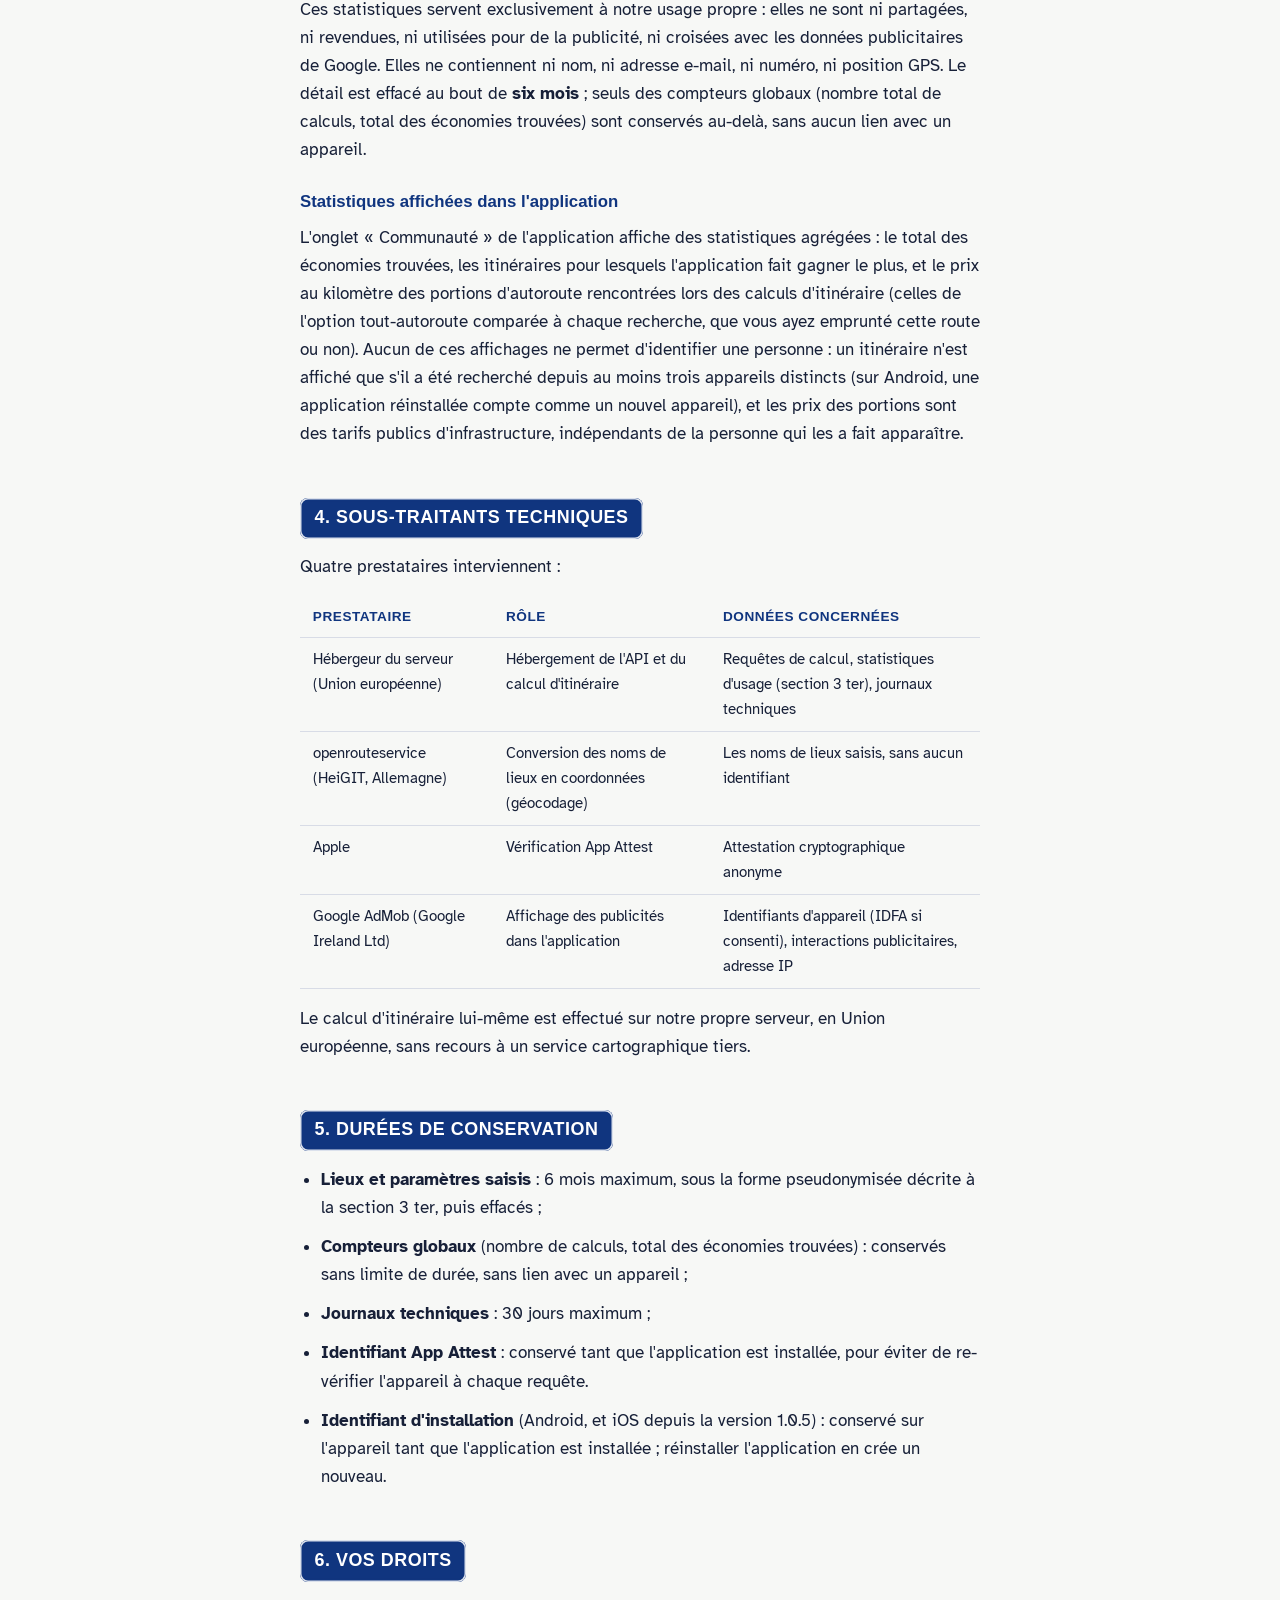
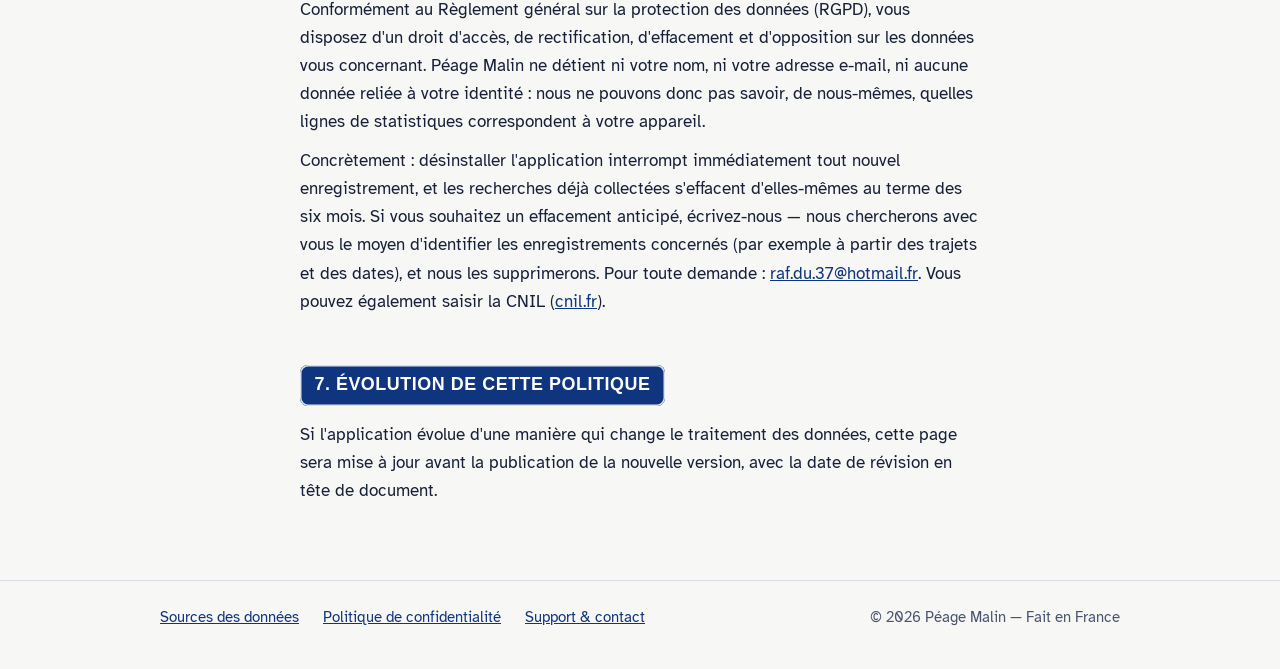
<file: peagemalin/confidentialite.html>
<!DOCTYPE html>
<html lang="fr">
<head>
  <meta charset="UTF-8">
  <meta name="viewport" content="width=device-width, initial-scale=1.0">
  <title>Politique de confidentialité — Péage Malin</title>
  <meta name="description" content="Politique de confidentialité de l'application iOS Péage Malin : pas de compte, pas de géolocalisation, publicité occasionnelle (Google AdMob) soumise à votre consentement.">
  <link rel="icon" href="data:image/svg+xml,<svg xmlns=%22http://www.w3.org/2000/svg%22 viewBox=%220 0 100 100%22><rect width=%22100%22 height=%22100%22 rx=%2218%22 fill=%22%2310357f%22/><rect x=%228%22 y=%228%22 width=%2284%22 height=%2284%22 rx=%2212%22 fill=%22none%22 stroke=%22white%22 stroke-width=%224%22/><line x1=%2225%22 y1=%2268%22 x2=%2278%22 y2=%2230%22 stroke=%22white%22 stroke-width=%2211%22 stroke-linecap=%22round%22/><line x1=%2225%22 y1=%2268%22 x2=%2278%22 y2=%2230%22 stroke=%22%23e97810%22 stroke-width=%2211%22 stroke-dasharray=%2212 12%22 stroke-dashoffset=%22-10%22/></svg>">
  <link rel="preconnect" href="https://fonts.googleapis.com">
  <link rel="preconnect" href="https://fonts.gstatic.com" crossorigin>
  <link href="https://fonts.googleapis.com/css2?family=Saira+Semi+Condensed:wght@500;600;700&family=Atkinson+Hyperlegible:ital,wght@0,400;0,700;1,400&display=swap" rel="stylesheet">
  <link rel="stylesheet" href="styles.css">
</head>
<body>

<header class="site">
  <div class="inner">
    <a class="marque" href="./">Péage<span class="eco">Malin</span></a>
    <nav class="nav" aria-label="Navigation principale">
      <a href="./">Accueil</a>
      <a href="sources.html">Sources</a>
      <a href="confidentialite.html" aria-current="page">Confidentialité</a>
      <a href="support.html">Support</a>
    </nav>
  </div>
</header>

<main class="etroit">
  <div class="entete-page">
    <h1 class="panneau">Politique de confidentialité</h1>
    <span class="maj">Application iOS Péage Malin — dernière mise à jour : 14 octobre 2026</span>
  </div>

  <article>
    <div class="essentiel">
      <h2>L'essentiel</h2>
      <ul>
        <li>Aucun compte, aucune inscription, aucune donnée d'identité demandée.</li>
        <li>L'application est financée par une publicité occasionnelle (Google AdMob), affichée uniquement après un calcul d'itinéraire — jamais de publicité personnalisée sans votre consentement explicite.</li>
        <li>Aucun accès à votre position GPS, vos contacts, vos photos ou tout autre contenu du téléphone.</li>
        <li>Les lieux que vous saisissez servent à calculer votre itinéraire ; ils sont ensuite conservés six mois au maximum, sous une forme non reliée à votre identité, pour mesurer l'usage du service (section 3 ter).</li>
        <li>Aucune donnée n'est vendue ni louée ; le seul partage est celui décrit à la section 3, avec Google, pour l'affichage publicitaire.</li>
      </ul>
    </div>

    <h2>1. Qui est responsable ?</h2>
    <p>
      Péage Malin est une application indépendante éditée par Raphaël Mortier (France).
      Pour toute question relative à cette politique ou à vos données :
      <a href="mailto:raf.du.37@hotmail.fr">raf.du.37@hotmail.fr</a>.
    </p>

    <h2>2. Ce que l'application traite</h2>
    <p>
      Péage Malin fonctionne sans compte utilisateur. Lorsque vous lancez une recherche
      d'itinéraire, les informations suivantes sont envoyées à notre serveur, uniquement
      pour produire le résultat que vous demandez :
    </p>
    <ul>
      <li><strong>Les lieux saisis</strong> (ville ou adresse de départ et d'arrivée) — du texte que vous tapez vous-même ; l'application n'accède jamais à votre position réelle ;</li>
      <li><strong>Vos paramètres de calcul</strong> : classe de véhicule, consommation, prix du carburant, temps supplémentaire accepté.</li>
    </ul>
    <p>
      Ces informations ne sont associées à aucune identité. Elles sont en revanche
      conservées de façon anonymisée à des fins de statistiques d'usage, dans les
      conditions décrites à la section 3 ter.
    </p>

    <h3>Vérification de l'authenticité de l'app</h3>
    <p>
      Pour protéger le service contre les abus, Péage Malin utilise <strong>App Attest</strong>,
      un mécanisme fourni par Apple qui prouve que les requêtes proviennent d'une copie
      authentique de l'application. Notre serveur reçoit à cette occasion un identifiant
      de clé cryptographique anonyme, généré par votre appareil, et (depuis la version
      1.0.5) un identifiant d'installation aléatoire décrit à la section 3 ter. Ces
      identifiants ne contiennent aucune information personnelle et ne permettent pas
      de vous identifier. Ils ne sont jamais stockés tels quels dans nos statistiques :
      seule une empreinte irréversible en est conservée, pour compter les appareils
      distincts (section 3 ter). Ils ne sont utilisés ni pour du profilage, ni à des
      fins publicitaires.
    </p>

    <h3>Journaux techniques</h3>
    <p>
      Comme tout service en ligne, notre serveur tient des journaux techniques
      (adresse IP, date, requête effectuée) à des fins exclusives de sécurité et de
      prévention des abus (limitation du nombre de requêtes). Ces journaux sont
      conservés au maximum 30 jours puis supprimés, et ne font l'objet d'aucun
      croisement ni d'aucune analyse commerciale.
    </p>

    <h2>3. Publicité</h2>
    <p>
      Péage Malin affiche une publicité plein écran occasionnelle, fournie par
      <strong>Google AdMob</strong>, uniquement après un calcul d'itinéraire (jamais à la
      première utilisation, au plus une fois toutes les trois recherches). Deux demandes
      d'autorisation vous sont présentées au premier lancement :
    </p>
    <ul>
      <li><strong>Le formulaire de consentement RGPD</strong> (Google) : il détermine si les
        publicités peuvent être personnalisées. Vous pouvez refuser — des publicités non
        personnalisées, basées uniquement sur le contexte, sont alors affichées ;</li>
      <li><strong>La demande de suivi d'Apple (ATT)</strong> : elle conditionne l'accès à
        l'identifiant publicitaire (IDFA). Refuser ne limite en rien les fonctionnalités
        de l'application.</li>
    </ul>
    <p>
      Vous pouvez modifier ou retirer votre consentement à tout moment via le bouton
      « Confidentialité des annonces » en bas de l'écran principal, et via
      Réglages iOS &gt; Confidentialité &gt; Suivi pour l'autorisation Apple. Les données
      traitées par Google à cette occasion (identifiants d'appareil, interactions avec
      les annonces, localisation approximative déduite de l'adresse IP) sont décrites dans les
      <a href="https://policies.google.com/technologies/partner-sites" rel="noopener">règles de
      confidentialité de Google</a>.
    </p>
    <h2>3 bis. Ce que l'application ne fait toujours pas</h2>
    <ul>
      <li>Pas d'accès à la géolocalisation GPS (l'app ne demande jamais cette permission) ;</li>
      <li>Pas de compte, pas d'inscription, pas de croisement de vos itinéraires avec votre identité ;</li>
      <li>Pas de vente ni de location de données ; le seul partage est celui décrit ci-dessus, avec Google, pour l'affichage publicitaire, et il est soumis à votre consentement pour toute personnalisation.</li>
    </ul>

    <h2>3 ter. Statistiques d'usage</h2>
    <p>
      Pour savoir si l'application est utile — combien de trajets sont calculés, lesquels
      échouent, quelles économies elle permet de trouver — chaque calcul d'itinéraire est
      enregistré sur notre serveur, en Union européenne. Cet enregistrement contient :
    </p>
    <ul>
      <li>la date et l'heure du calcul, sa durée et son succès ou son échec ;</li>
      <li>les lieux de départ et d'arrivée saisis, et la classe de véhicule ;</li>
      <li>l'économie calculée, en euros ;</li>
      <li>un <strong>identifiant pseudonyme d'appareil</strong> : une empreinte cryptographique
        (HMAC-SHA256) dérivée, à l'aide d'une clé secrète connue du seul serveur, d'un
        <strong>identifiant d'installation aléatoire</strong>, généré au premier lancement
        de l'application et stocké uniquement sur l'appareil (Android, et iOS depuis la
        version 1.0.5 ; les versions iOS antérieures utilisent l'identifiant App Attest).
        Il ne provient d'aucun identifiant matériel ni publicitaire ; réinstaller
        l'application en génère un nouveau, sans lien avec l'ancien. L'empreinte permet
        de compter les appareils distincts sans jamais stocker l'identifiant d'origine,
        et ne peut pas être rattachée à un appareil par un tiers qui obtiendrait la base.</li>
    </ul>
    <p>
      Ces statistiques servent exclusivement à notre usage propre : elles ne sont ni
      partagées, ni revendues, ni utilisées pour de la publicité, ni croisées avec les
      données publicitaires de Google. Elles ne contiennent ni nom, ni adresse e-mail,
      ni numéro, ni position GPS. Le détail est effacé au bout de <strong>six mois</strong> ;
      seuls des compteurs globaux (nombre total de calculs, total des économies trouvées)
      sont conservés au-delà, sans aucun lien avec un appareil.
    </p>

    <h3>Statistiques affichées dans l'application</h3>
    <p>
      L'onglet « Communauté » de l'application affiche des statistiques agrégées :
      le total des économies trouvées, les itinéraires pour lesquels l'application
      fait gagner le plus, et le prix au kilomètre des portions d'autoroute
      rencontrées lors des calculs d'itinéraire (celles de l'option tout-autoroute
      comparée à chaque recherche, que vous ayez emprunté cette route ou non).
      Aucun de ces affichages ne permet d'identifier
      une personne : un itinéraire n'est affiché que s'il a été recherché depuis
      au moins trois appareils distincts (sur Android, une application
      réinstallée compte comme un nouvel appareil), et les prix des portions sont des tarifs
      publics d'infrastructure, indépendants de la personne qui les a fait
      apparaître.
    </p>

    <h2>4. Sous-traitants techniques</h2>
    <p>Quatre prestataires interviennent :</p>
    <table>
      <tr><th>Prestataire</th><th>Rôle</th><th>Données concernées</th></tr>
      <tr>
        <td>Hébergeur du serveur (Union européenne)</td>
        <td>Hébergement de l'API et du calcul d'itinéraire</td>
        <td>Requêtes de calcul, statistiques d'usage (section 3 ter), journaux techniques</td>
      </tr>
      <tr>
        <td>openrouteservice (HeiGIT, Allemagne)</td>
        <td>Conversion des noms de lieux en coordonnées (géocodage)</td>
        <td>Les noms de lieux saisis, sans aucun identifiant</td>
      </tr>
      <tr>
        <td>Apple</td>
        <td>Vérification App Attest</td>
        <td>Attestation cryptographique anonyme</td>
      </tr>
      <tr>
        <td>Google AdMob (Google Ireland Ltd)</td>
        <td>Affichage des publicités dans l'application</td>
        <td>Identifiants d'appareil (IDFA si consenti), interactions publicitaires, adresse IP</td>
      </tr>
    </table>
    <p>
      Le calcul d'itinéraire lui-même est effectué sur notre propre serveur, en Union
      européenne, sans recours à un service cartographique tiers.
    </p>

    <h2>5. Durées de conservation</h2>
    <ul>
      <li><strong>Lieux et paramètres saisis</strong> : 6 mois maximum, sous la forme
        pseudonymisée décrite à la section 3 ter, puis effacés ;</li>
      <li><strong>Compteurs globaux</strong> (nombre de calculs, total des économies
        trouvées) : conservés sans limite de durée, sans lien avec un appareil ;</li>
      <li><strong>Journaux techniques</strong> : 30 jours maximum ;</li>
      <li><strong>Identifiant App Attest</strong> : conservé tant que l'application est installée, pour éviter de re-vérifier l'appareil à chaque requête.</li>
      <li><strong>Identifiant d'installation</strong> (Android, et iOS depuis la version 1.0.5) : conservé sur l'appareil tant que l'application est installée ; réinstaller l'application en crée un nouveau.</li>
    </ul>

    <h2>6. Vos droits</h2>
    <p>
      Conformément au Règlement général sur la protection des données (RGPD), vous
      disposez d'un droit d'accès, de rectification, d'effacement et d'opposition sur
      les données vous concernant. Péage Malin ne détient ni votre nom, ni votre adresse
      e-mail, ni aucune donnée reliée à votre identité : nous ne pouvons donc pas savoir,
      de nous-mêmes, quelles lignes de statistiques correspondent à votre appareil.
    </p>
    <p>
      Concrètement : désinstaller l'application interrompt immédiatement tout nouvel
      enregistrement, et les recherches déjà collectées s'effacent d'elles-mêmes au
      terme des six mois. Si vous souhaitez un effacement anticipé, écrivez-nous — nous
      chercherons avec vous le moyen d'identifier les enregistrements concernés (par
      exemple à partir des trajets et des dates), et nous les supprimerons. Pour toute
      demande : <a href="mailto:raf.du.37@hotmail.fr">raf.du.37@hotmail.fr</a>.
      Vous pouvez également saisir la CNIL (<a href="https://www.cnil.fr" rel="noopener">cnil.fr</a>).
    </p>

    <h2>7. Évolution de cette politique</h2>
    <p>
      Si l'application évolue d'une manière qui change le traitement des données, cette
      page sera mise à jour avant la publication de la nouvelle version, avec la date de
      révision en tête de document.
    </p>
  </article>
</main>

<footer class="site">
  <div class="inner">
    <a href="sources.html">Sources des données</a>
    <a href="confidentialite.html">Politique de confidentialité</a>
    <a href="support.html">Support &amp; contact</a>
    <span class="copy">© 2026 Péage Malin — Fait en France</span>
  </div>
</footer>

</body>
</html>
</file>
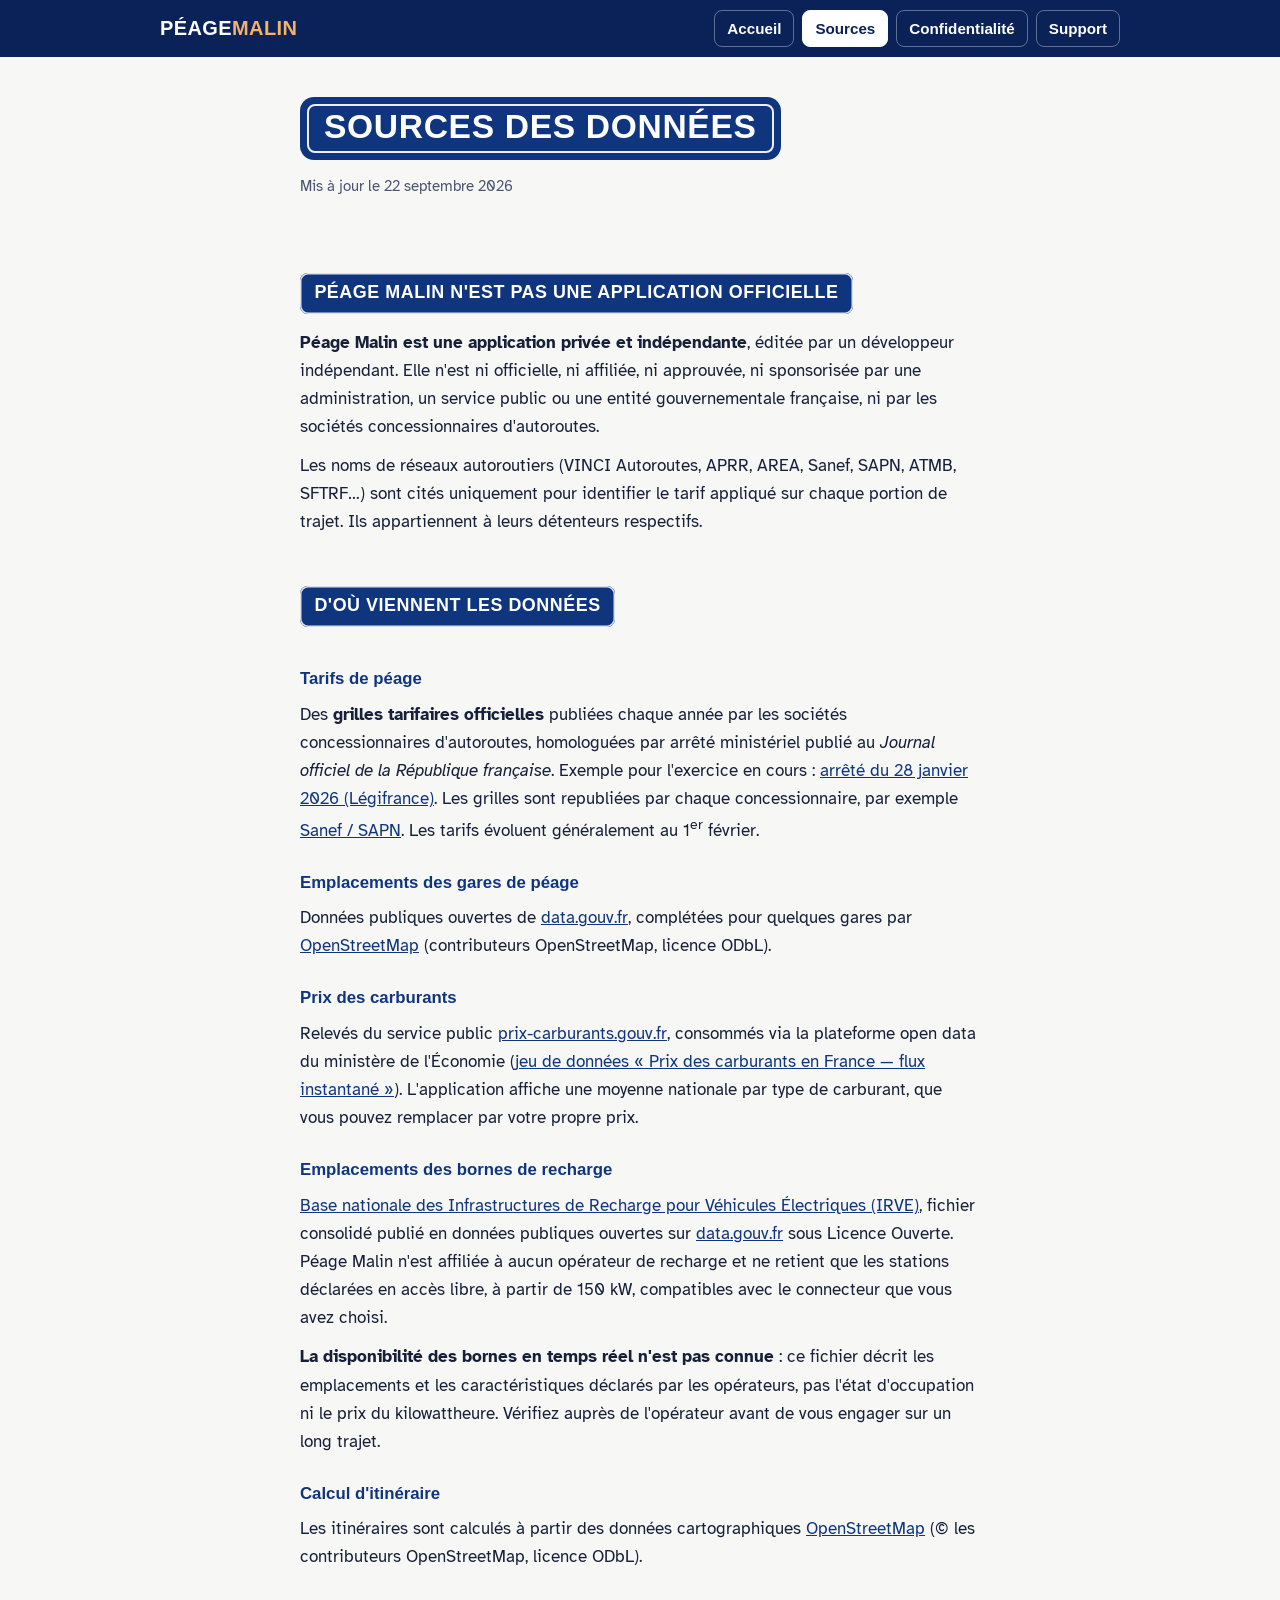
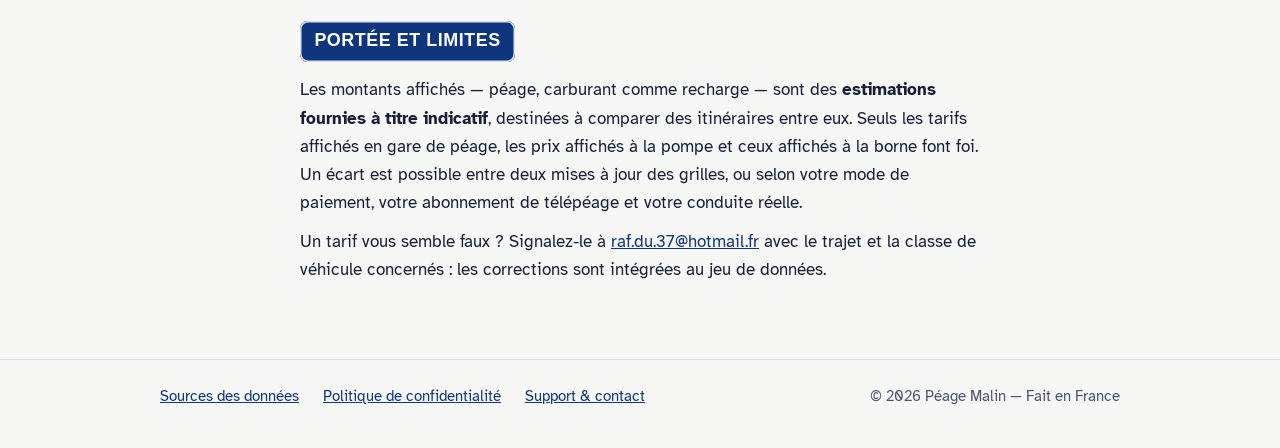
<file: peagemalin/sources.html>
<!DOCTYPE html>
<html lang="fr">
<head>
  <meta charset="UTF-8">
  <meta name="viewport" content="width=device-width, initial-scale=1.0">
  <title>Sources des données — Péage Malin</title>
  <meta name="description" content="Origine des données utilisées par Péage Malin : tarifs de péage homologués, gares de péage (data.gouv.fr), prix des carburants (prix-carburants.gouv.fr), bornes de recharge (base nationale IRVE). Application indépendante, non officielle.">
  <link rel="icon" href="data:image/svg+xml,<svg xmlns=%22http://www.w3.org/2000/svg%22 viewBox=%220 0 100 100%22><rect width=%22100%22 height=%22100%22 rx=%2218%22 fill=%22%2310357f%22/><rect x=%228%22 y=%228%22 width=%2284%22 height=%2284%22 rx=%2212%22 fill=%22none%22 stroke=%22white%22 stroke-width=%224%22/><line x1=%2225%22 y1=%2268%22 x2=%2278%22 y2=%2230%22 stroke=%22white%22 stroke-width=%2211%22 stroke-linecap=%22round%22/><line x1=%2225%22 y1=%2268%22 x2=%2278%22 y2=%2230%22 stroke=%22%23e97810%22 stroke-width=%2211%22 stroke-dasharray=%2212 12%22 stroke-dashoffset=%22-10%22/></svg>">
  <link rel="preconnect" href="https://fonts.googleapis.com">
  <link rel="preconnect" href="https://fonts.gstatic.com" crossorigin>
  <link href="https://fonts.googleapis.com/css2?family=Saira+Semi+Condensed:wght@500;600;700&family=Atkinson+Hyperlegible:ital,wght@0,400;0,700;1,400&display=swap" rel="stylesheet">
  <link rel="stylesheet" href="styles.css">
</head>
<body>

<header class="site">
  <div class="inner">
    <a class="marque" href="./">Péage<span class="eco">Malin</span></a>
    <nav class="nav" aria-label="Navigation principale">
      <a href="./">Accueil</a>
      <a href="sources.html" aria-current="page">Sources</a>
      <a href="confidentialite.html">Confidentialité</a>
      <a href="support.html">Support</a>
    </nav>
  </div>
</header>

<main class="etroit">
  <div class="entete-page">
    <h1 class="panneau">Sources des données</h1>
    <span class="maj">Mis à jour le 22 septembre 2026</span>
  </div>

  <article>
    <h2>Péage Malin n'est pas une application officielle</h2>
    <p>
      <strong>Péage Malin est une application privée et indépendante</strong>, éditée par un
      développeur indépendant. Elle n'est ni officielle, ni affiliée, ni approuvée, ni
      sponsorisée par une administration, un service public ou une entité gouvernementale
      française, ni par les sociétés concessionnaires d'autoroutes.
    </p>
    <p>
      Les noms de réseaux autoroutiers (VINCI Autoroutes, APRR, AREA, Sanef, SAPN, ATMB,
      SFTRF…) sont cités uniquement pour identifier le tarif appliqué sur chaque portion de
      trajet. Ils appartiennent à leurs détenteurs respectifs.
    </p>

    <h2>D'où viennent les données</h2>

    <h3>Tarifs de péage</h3>
    <p>
      Des <strong>grilles tarifaires officielles</strong> publiées chaque année par les sociétés
      concessionnaires d'autoroutes, homologuées par arrêté ministériel publié au
      <em>Journal officiel de la République française</em>. Exemple pour l'exercice en cours :
      <a href="https://www.legifrance.gouv.fr/jorf/id/JORFTEXT000053417647" rel="noopener">arrêté du 28 janvier 2026 (Légifrance)</a>.
      Les grilles sont republiées par chaque concessionnaire, par exemple
      <a href="https://www.autoroutes.sanef.com/en/toll-rate-grids-sanef-sapn" rel="noopener">Sanef / SAPN</a>.
      Les tarifs évoluent généralement au 1<sup>er</sup> février.
    </p>

    <h3>Emplacements des gares de péage</h3>
    <p>
      Données publiques ouvertes de <a href="https://www.data.gouv.fr" rel="noopener">data.gouv.fr</a>,
      complétées pour quelques gares par
      <a href="https://www.openstreetmap.org" rel="noopener">OpenStreetMap</a>
      (contributeurs OpenStreetMap, licence ODbL).
    </p>

    <h3>Prix des carburants</h3>
    <p>
      Relevés du service public
      <a href="https://www.prix-carburants.gouv.fr" rel="noopener">prix-carburants.gouv.fr</a>,
      consommés via la plateforme open data du ministère de l'Économie
      (<a href="https://data.economie.gouv.fr/explore/dataset/prix-des-carburants-en-france-flux-instantane-v2/information/" rel="noopener">jeu de données « Prix des carburants en France — flux instantané »</a>).
      L'application affiche une moyenne nationale par type de carburant, que vous pouvez
      remplacer par votre propre prix.
    </p>

    <h3>Emplacements des bornes de recharge</h3>
    <p>
      <a href="https://www.data.gouv.fr/datasets/fichier-consolide-des-bornes-de-recharge-pour-vehicules-electriques/" rel="noopener">Base nationale des Infrastructures de Recharge pour
      Véhicules Électriques (IRVE)</a>, fichier consolidé publié en données publiques
      ouvertes sur <a href="https://www.data.gouv.fr" rel="noopener">data.gouv.fr</a>
      sous Licence Ouverte. Péage Malin n'est affiliée à aucun opérateur de recharge et
      ne retient que les stations déclarées en accès libre, à partir de 150&nbsp;kW,
      compatibles avec le connecteur que vous avez choisi.
    </p>
    <p>
      <strong>La disponibilité des bornes en temps réel n'est pas connue</strong> : ce
      fichier décrit les emplacements et les caractéristiques déclarés par les
      opérateurs, pas l'état d'occupation ni le prix du kilowattheure. Vérifiez auprès
      de l'opérateur avant de vous engager sur un long trajet.
    </p>

    <h3>Calcul d'itinéraire</h3>
    <p>
      Les itinéraires sont calculés à partir des données cartographiques
      <a href="https://www.openstreetmap.org" rel="noopener">OpenStreetMap</a>
      (© les contributeurs OpenStreetMap, licence ODbL).
    </p>

    <h2>Portée et limites</h2>
    <p>
      Les montants affichés — péage, carburant comme recharge — sont des <strong>estimations
      fournies à titre indicatif</strong>, destinées à comparer des itinéraires entre eux. Seuls
      les tarifs affichés en gare de péage, les prix affichés à la pompe et ceux affichés à la
      borne font foi. Un écart est possible
      entre deux mises à jour des grilles, ou selon votre mode de paiement, votre abonnement de
      télépéage et votre conduite réelle.
    </p>
    <p>
      Un tarif vous semble faux ? Signalez-le à
      <a href="mailto:raf.du.37@hotmail.fr">raf.du.37@hotmail.fr</a> avec le trajet et la classe
      de véhicule concernés : les corrections sont intégrées au jeu de données.
    </p>
  </article>
</main>

<footer class="site">
  <div class="inner">
    <a href="sources.html">Sources des données</a>
    <a href="confidentialite.html">Politique de confidentialité</a>
    <a href="support.html">Support &amp; contact</a>
    <span class="copy">© 2026 Péage Malin — Fait en France</span>
  </div>
</footer>

</body>
</html>
</file>
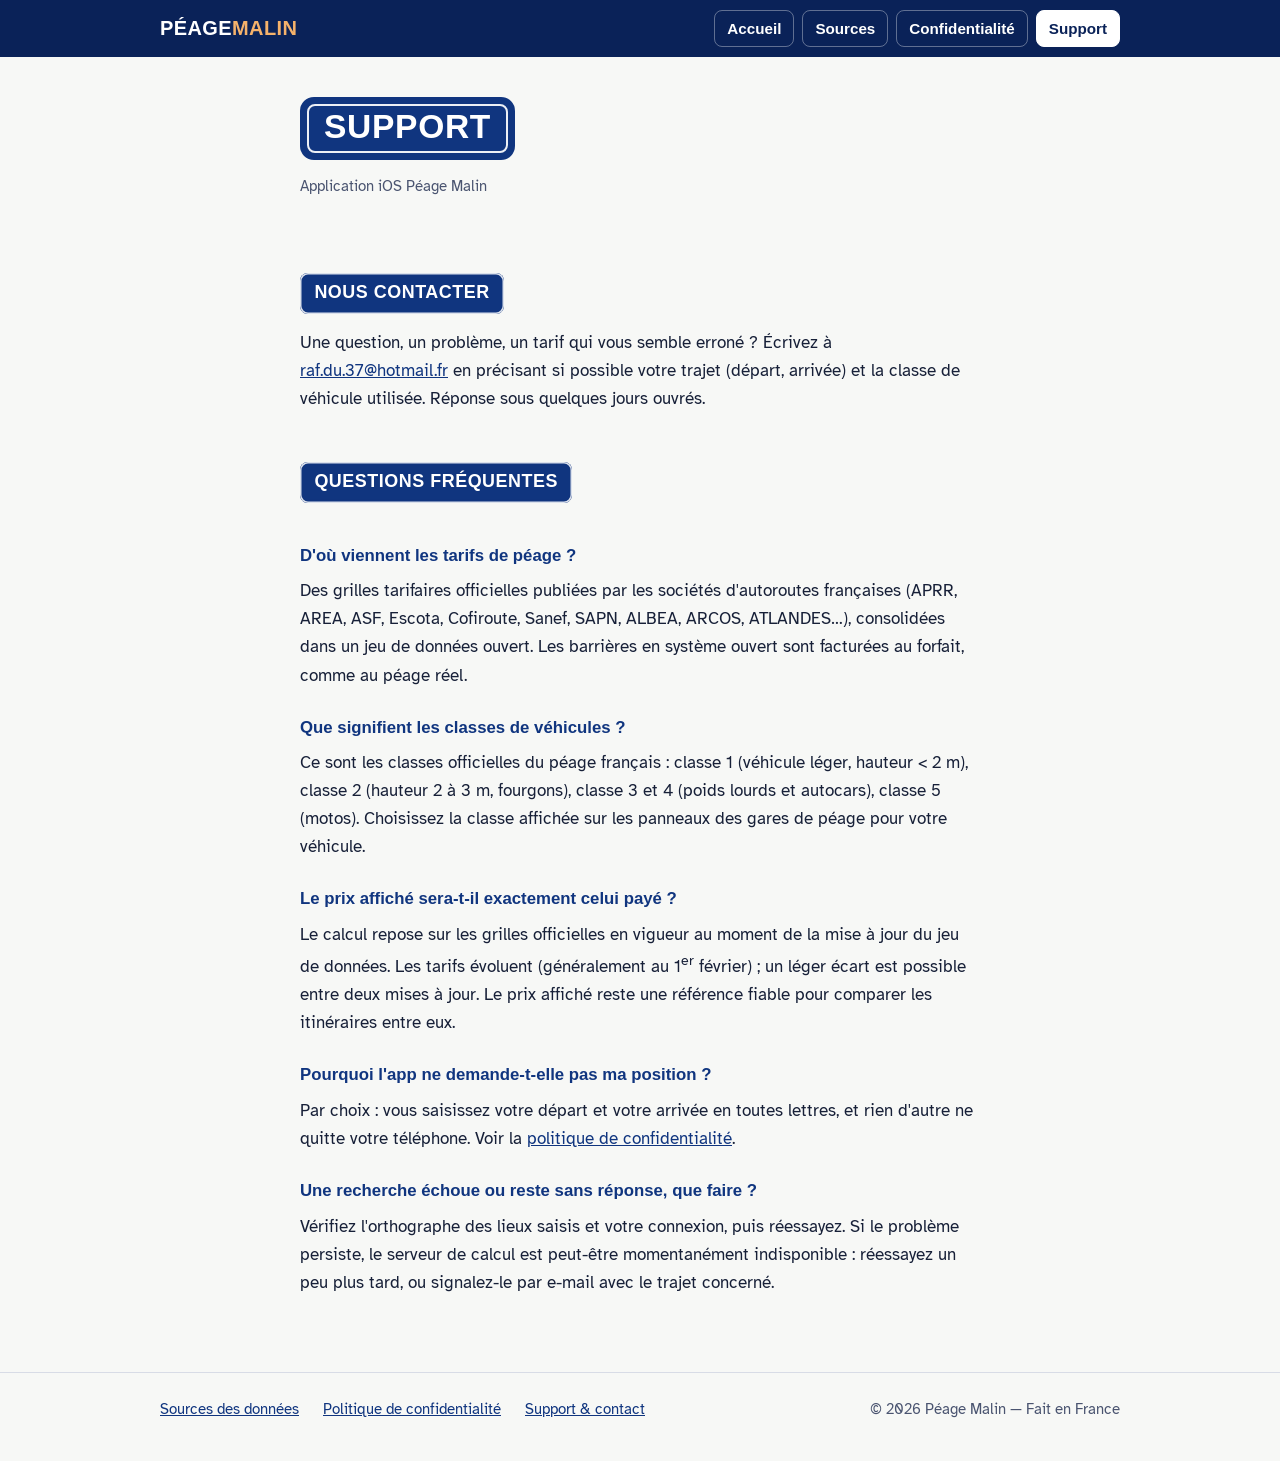
<file: peagemalin/support.html>
<!DOCTYPE html>
<html lang="fr">
<head>
  <meta charset="UTF-8">
  <meta name="viewport" content="width=device-width, initial-scale=1.0">
  <title>Support — Péage Malin</title>
  <meta name="description" content="Support de l'application iOS Péage Malin : questions fréquentes et contact.">
  <link rel="icon" href="data:image/svg+xml,<svg xmlns=%22http://www.w3.org/2000/svg%22 viewBox=%220 0 100 100%22><rect width=%22100%22 height=%22100%22 rx=%2218%22 fill=%22%2310357f%22/><rect x=%228%22 y=%228%22 width=%2284%22 height=%2284%22 rx=%2212%22 fill=%22none%22 stroke=%22white%22 stroke-width=%224%22/><line x1=%2225%22 y1=%2268%22 x2=%2278%22 y2=%2230%22 stroke=%22white%22 stroke-width=%2211%22 stroke-linecap=%22round%22/><line x1=%2225%22 y1=%2268%22 x2=%2278%22 y2=%2230%22 stroke=%22%23e97810%22 stroke-width=%2211%22 stroke-dasharray=%2212 12%22 stroke-dashoffset=%22-10%22/></svg>">
  <link rel="preconnect" href="https://fonts.googleapis.com">
  <link rel="preconnect" href="https://fonts.gstatic.com" crossorigin>
  <link href="https://fonts.googleapis.com/css2?family=Saira+Semi+Condensed:wght@500;600;700&family=Atkinson+Hyperlegible:ital,wght@0,400;0,700;1,400&display=swap" rel="stylesheet">
  <link rel="stylesheet" href="styles.css">
</head>
<body>

<header class="site">
  <div class="inner">
    <a class="marque" href="./">Péage<span class="eco">Malin</span></a>
    <nav class="nav" aria-label="Navigation principale">
      <a href="./">Accueil</a>
      <a href="sources.html">Sources</a>
      <a href="confidentialite.html">Confidentialité</a>
      <a href="support.html" aria-current="page">Support</a>
    </nav>
  </div>
</header>

<main class="etroit">
  <div class="entete-page">
    <h1 class="panneau">Support</h1>
    <span class="maj">Application iOS Péage Malin</span>
  </div>

  <article>
    <h2>Nous contacter</h2>
    <p>
      Une question, un problème, un tarif qui vous semble erroné ? Écrivez à
      <a href="mailto:raf.du.37@hotmail.fr">raf.du.37@hotmail.fr</a> en précisant si
      possible votre trajet (départ, arrivée) et la classe de véhicule utilisée.
      Réponse sous quelques jours ouvrés.
    </p>

    <h2>Questions fréquentes</h2>

    <h3>D'où viennent les tarifs de péage ?</h3>
    <p>
      Des grilles tarifaires officielles publiées par les sociétés d'autoroutes
      françaises (APRR, AREA, ASF, Escota, Cofiroute, Sanef, SAPN, ALBEA, ARCOS,
      ATLANDES…), consolidées dans un jeu de données ouvert. Les barrières en
      système ouvert sont facturées au forfait, comme au péage réel.
    </p>

    <h3>Que signifient les classes de véhicules ?</h3>
    <p>
      Ce sont les classes officielles du péage français : classe 1 (véhicule léger,
      hauteur &lt; 2 m), classe 2 (hauteur 2 à 3 m, fourgons), classe 3 et 4 (poids
      lourds et autocars), classe 5 (motos). Choisissez la classe affichée sur les
      panneaux des gares de péage pour votre véhicule.
    </p>

    <h3>Le prix affiché sera-t-il exactement celui payé ?</h3>
    <p>
      Le calcul repose sur les grilles officielles en vigueur au moment de la mise à
      jour du jeu de données. Les tarifs évoluent (généralement au 1<sup>er</sup> février) ;
      un léger écart est possible entre deux mises à jour. Le prix affiché reste une
      référence fiable pour comparer les itinéraires entre eux.
    </p>

    <h3>Pourquoi l'app ne demande-t-elle pas ma position ?</h3>
    <p>
      Par choix : vous saisissez votre départ et votre arrivée en toutes lettres, et
      rien d'autre ne quitte votre téléphone. Voir la
      <a href="confidentialite.html">politique de confidentialité</a>.
    </p>

    <h3>Une recherche échoue ou reste sans réponse, que faire ?</h3>
    <p>
      Vérifiez l'orthographe des lieux saisis et votre connexion, puis réessayez.
      Si le problème persiste, le serveur de calcul est peut-être momentanément
      indisponible : réessayez un peu plus tard, ou signalez-le par e-mail avec le
      trajet concerné.
    </p>
  </article>
</main>

<footer class="site">
  <div class="inner">
    <a href="sources.html">Sources des données</a>
    <a href="confidentialite.html">Politique de confidentialité</a>
    <a href="support.html">Support &amp; contact</a>
    <span class="copy">© 2026 Péage Malin — Fait en France</span>
  </div>
</footer>

</body>
</html>
</file>
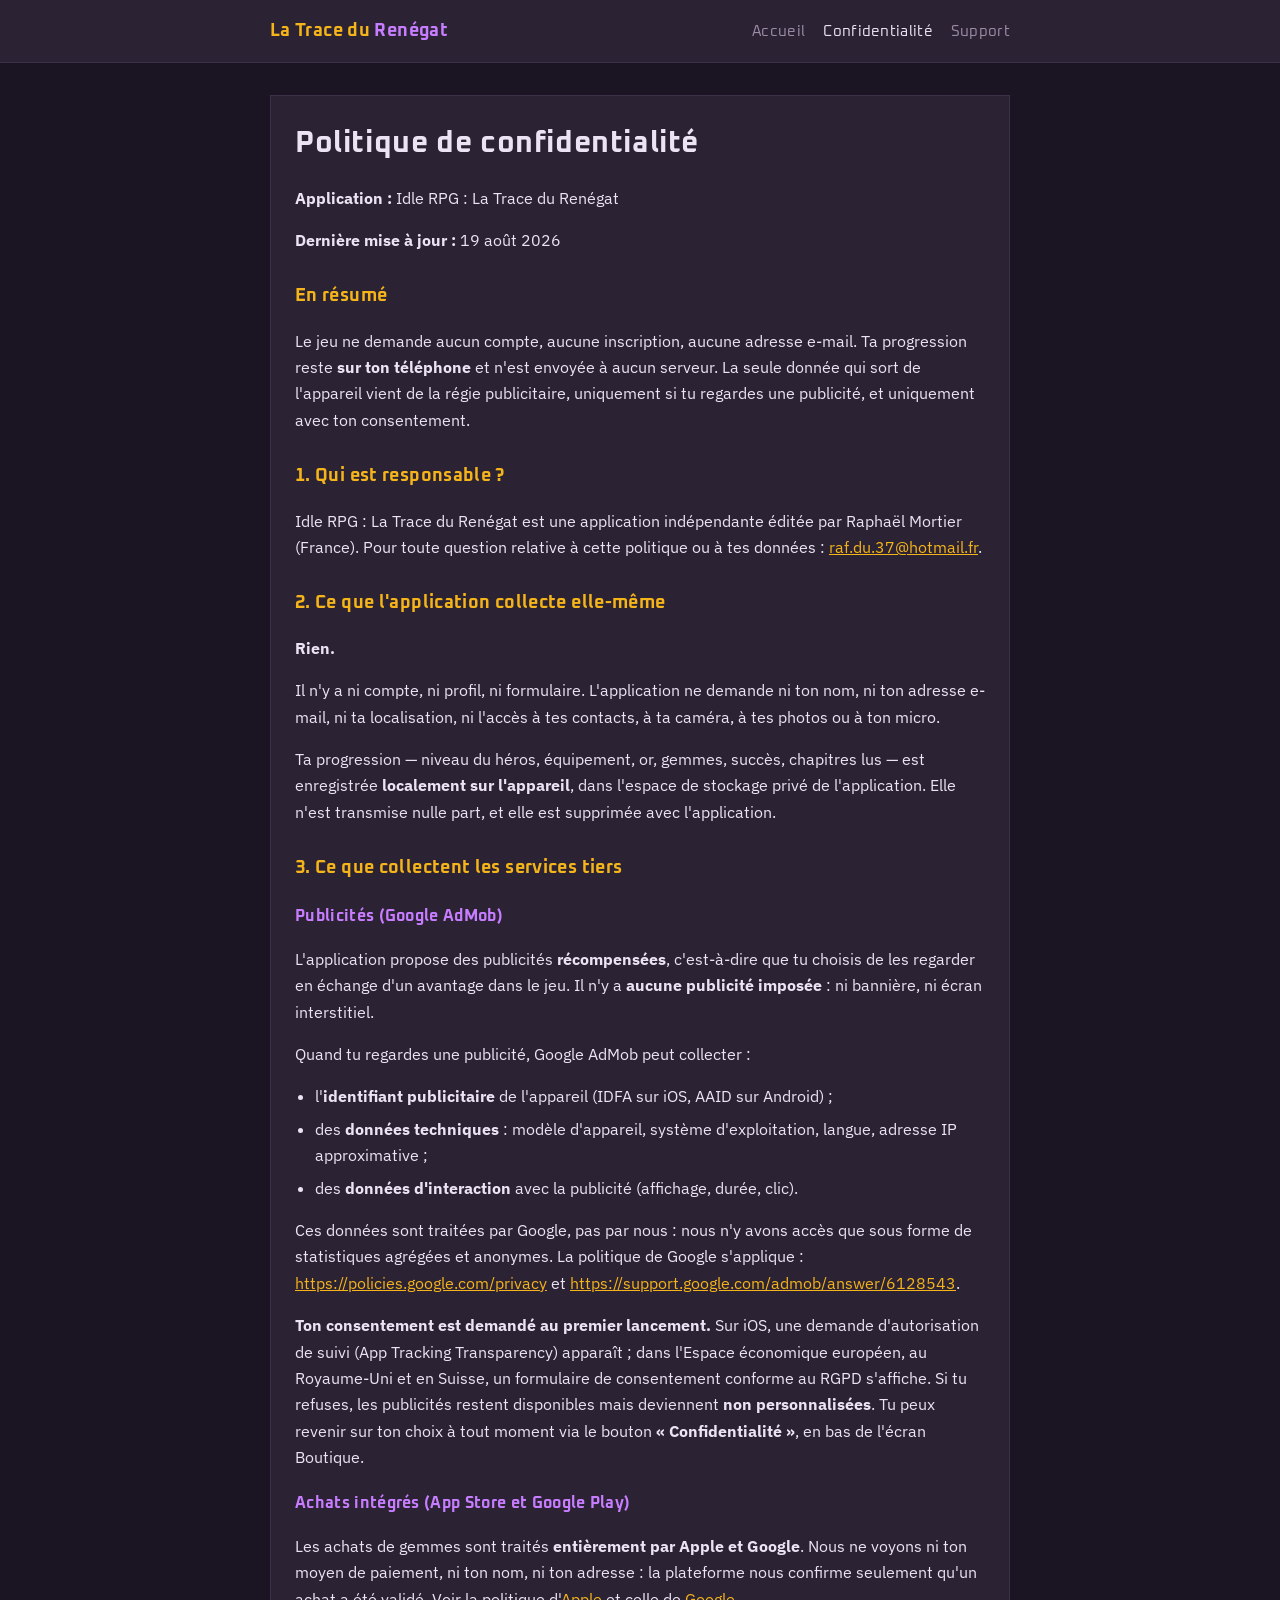
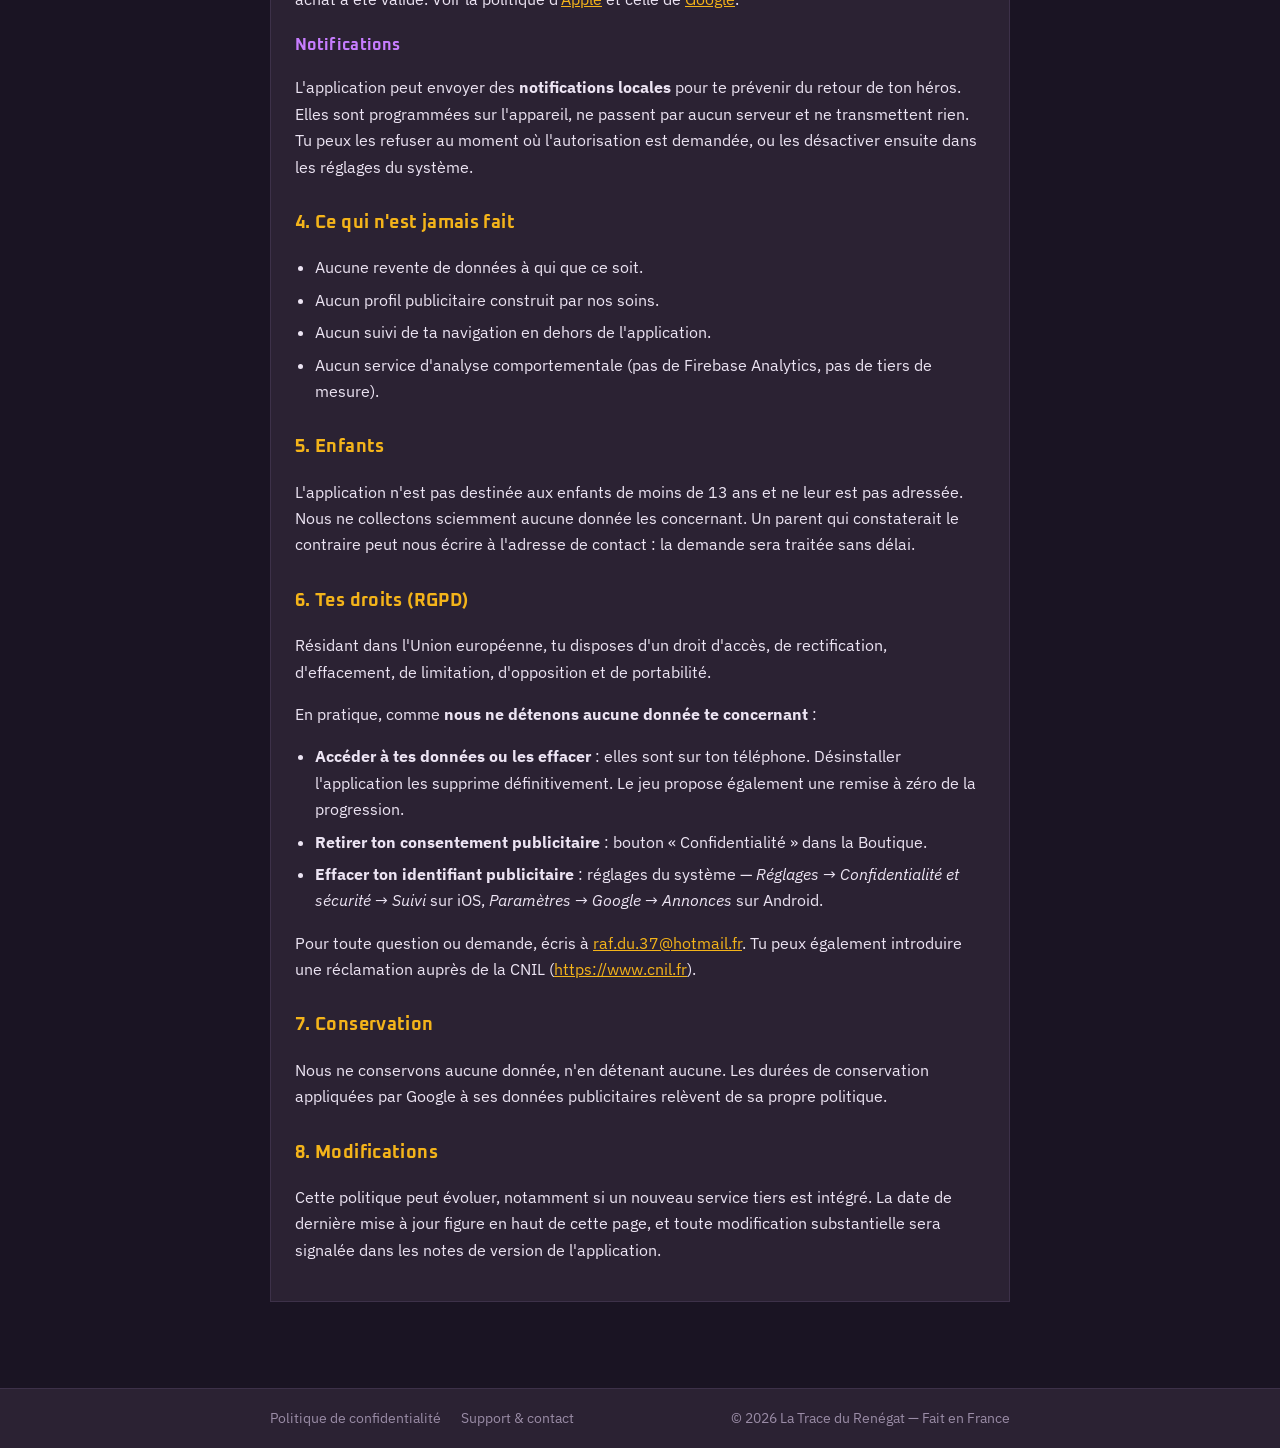
<file: tracedurenegat/confidentialite.html>
<!DOCTYPE html>
<html lang="fr">
<head>
  <meta charset="UTF-8">
  <meta name="viewport" content="width=device-width, initial-scale=1.0">
  <title>Confidentialité — La Trace du Renégat</title>
  <meta name="description" content="Politique de confidentialité d’Idle RPG : La Trace du Renégat.">
  <link rel="preconnect" href="https://fonts.googleapis.com">
  <link rel="preconnect" href="https://fonts.gstatic.com" crossorigin>
  <link href="https://fonts.googleapis.com/css2?family=Oxanium:wght@500;700&family=IBM+Plex+Sans:wght@400;600&display=swap" rel="stylesheet">
  <link rel="stylesheet" href="styles.css">
</head>
<body>
<header class="site">
  <div class="inner">
    <a class="marque" href="./">La Trace du <span>Renégat</span></a>
    <nav class="nav" aria-label="Navigation principale">
      <a href="./">Accueil</a>
      <a href="confidentialite.html" aria-current="page">Confidentialité</a>
      <a href="support.html">Support</a>
    </nav>
  </div>
</header>
<main>
<section class="panneau">
<h1>Politique de confidentialité</h1>
<p><strong>Application :</strong> Idle RPG : La Trace du Renégat</p>
<p><strong>Dernière mise à jour :</strong> 19 août 2026</p>
<h2>En résumé</h2>
<p>Le jeu ne demande aucun compte, aucune inscription, aucune adresse e-mail. Ta progression reste <strong>sur ton téléphone</strong> et n'est envoyée à aucun serveur. La seule donnée qui sort de l'appareil vient de la régie publicitaire, uniquement si tu regardes une publicité, et uniquement avec ton consentement.</p>
<h2>1. Qui est responsable ?</h2>
<p>Idle RPG : La Trace du Renégat est une application indépendante éditée par Raphaël Mortier (France). Pour toute question relative à cette politique ou à tes données : <a href="mailto:raf.du.37@hotmail.fr">raf.du.37@hotmail.fr</a>.</p>
<h2>2. Ce que l'application collecte elle-même</h2>
<p><strong>Rien.</strong></p>
<p>Il n'y a ni compte, ni profil, ni formulaire. L'application ne demande ni ton nom, ni ton adresse e-mail, ni ta localisation, ni l'accès à tes contacts, à ta caméra, à tes photos ou à ton micro.</p>
<p>Ta progression — niveau du héros, équipement, or, gemmes, succès, chapitres lus — est enregistrée <strong>localement sur l'appareil</strong>, dans l'espace de stockage privé de l'application. Elle n'est transmise nulle part, et elle est supprimée avec l'application.</p>
<h2>3. Ce que collectent les services tiers</h2>
<h3>Publicités (Google AdMob)</h3>
<p>L'application propose des publicités <strong>récompensées</strong>, c'est-à-dire que tu choisis de les regarder en échange d'un avantage dans le jeu. Il n'y a <strong>aucune publicité imposée</strong> : ni bannière, ni écran interstitiel.</p>
<p>Quand tu regardes une publicité, Google AdMob peut collecter :</p>
<ul>
<li>l'<strong>identifiant publicitaire</strong> de l'appareil (IDFA sur iOS, AAID sur Android) ;</li>
<li>des <strong>données techniques</strong> : modèle d'appareil, système d'exploitation, langue, adresse IP approximative ;</li>
<li>des <strong>données d'interaction</strong> avec la publicité (affichage, durée, clic).</li>
</ul>
<p>Ces données sont traitées par Google, pas par nous : nous n'y avons accès que sous forme de statistiques agrégées et anonymes. La politique de Google s'applique : <a href="https://policies.google.com/privacy">https://policies.google.com/privacy</a> et <a href="https://support.google.com/admob/answer/6128543">https://support.google.com/admob/answer/6128543</a>.</p>
<p><strong>Ton consentement est demandé au premier lancement.</strong> Sur iOS, une demande d'autorisation de suivi (App Tracking Transparency) apparaît ; dans l'Espace économique européen, au Royaume-Uni et en Suisse, un formulaire de consentement conforme au RGPD s'affiche. Si tu refuses, les publicités restent disponibles mais deviennent <strong>non personnalisées</strong>. Tu peux revenir sur ton choix à tout moment via le bouton <strong>« Confidentialité »</strong>, en bas de l'écran Boutique.</p>
<h3>Achats intégrés (App Store et Google Play)</h3>
<p>Les achats de gemmes sont traités <strong>entièrement par Apple et Google</strong>. Nous ne voyons ni ton moyen de paiement, ni ton nom, ni ton adresse : la plateforme nous confirme seulement qu'un achat a été validé. Voir la politique d'<a href="https://www.apple.com/legal/privacy/">Apple</a> et celle de <a href="https://policies.google.com/privacy">Google</a>.</p>
<h3>Notifications</h3>
<p>L'application peut envoyer des <strong>notifications locales</strong> pour te prévenir du retour de ton héros. Elles sont programmées sur l'appareil, ne passent par aucun serveur et ne transmettent rien. Tu peux les refuser au moment où l'autorisation est demandée, ou les désactiver ensuite dans les réglages du système.</p>
<h2>4. Ce qui n'est jamais fait</h2>
<ul>
<li>Aucune revente de données à qui que ce soit.</li>
<li>Aucun profil publicitaire construit par nos soins.</li>
<li>Aucun suivi de ta navigation en dehors de l'application.</li>
<li>Aucun service d'analyse comportementale (pas de Firebase Analytics, pas de tiers de mesure).</li>
</ul>
<h2>5. Enfants</h2>
<p>L'application n'est pas destinée aux enfants de moins de 13 ans et ne leur est pas adressée. Nous ne collectons sciemment aucune donnée les concernant. Un parent qui constaterait le contraire peut nous écrire à l'adresse de contact : la demande sera traitée sans délai.</p>
<h2>6. Tes droits (RGPD)</h2>
<p>Résidant dans l'Union européenne, tu disposes d'un droit d'accès, de rectification, d'effacement, de limitation, d'opposition et de portabilité.</p>
<p>En pratique, comme <strong>nous ne détenons aucune donnée te concernant</strong> :</p>
<ul>
<li><strong>Accéder à tes données ou les effacer</strong> : elles sont sur ton téléphone. Désinstaller l'application les supprime définitivement. Le jeu propose également une remise à zéro de la progression.</li>
<li><strong>Retirer ton consentement publicitaire</strong> : bouton « Confidentialité » dans la Boutique.</li>
<li><strong>Effacer ton identifiant publicitaire</strong> : réglages du système — <em>Réglages → Confidentialité et sécurité → Suivi</em> sur iOS, <em>Paramètres → Google → Annonces</em> sur Android.</li>
</ul>
<p>Pour toute question ou demande, écris à <a href="mailto:raf.du.37@hotmail.fr">raf.du.37@hotmail.fr</a>. Tu peux également introduire une réclamation auprès de la CNIL (<a href="https://www.cnil.fr">https://www.cnil.fr</a>).</p>
<h2>7. Conservation</h2>
<p>Nous ne conservons aucune donnée, n'en détenant aucune. Les durées de conservation appliquées par Google à ses données publicitaires relèvent de sa propre politique.</p>
<h2>8. Modifications</h2>
<p>Cette politique peut évoluer, notamment si un nouveau service tiers est intégré. La date de dernière mise à jour figure en haut de cette page, et toute modification substantielle sera signalée dans les notes de version de l'application.</p>
</section>
</main>
<footer class="site">
  <div class="inner">
    <a href="confidentialite.html">Politique de confidentialité</a>
    <a href="support.html">Support &amp; contact</a>
    <span class="copy">© 2026 La Trace du Renégat — Fait en France</span>
  </div>
</footer>
</body>
</html>
</file>
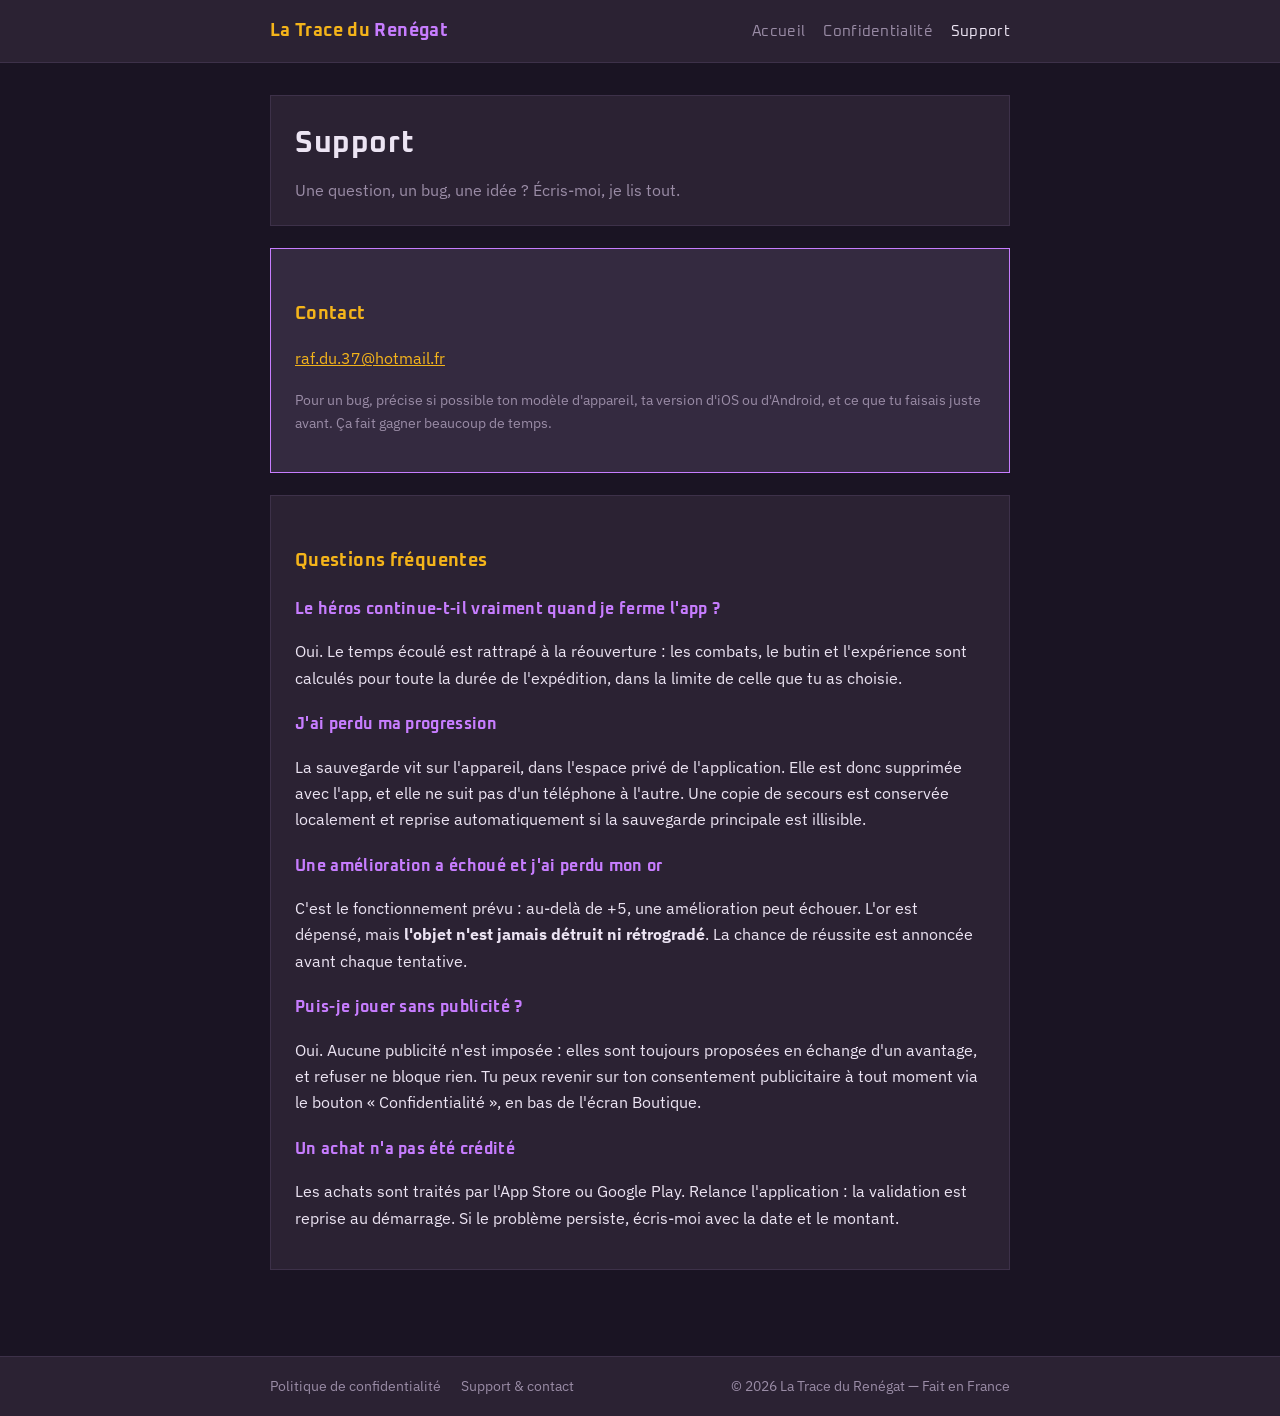
<file: tracedurenegat/support.html>
<!DOCTYPE html>
<html lang="fr">
<head>
  <meta charset="UTF-8">
  <meta name="viewport" content="width=device-width, initial-scale=1.0">
  <title>Support — La Trace du Renégat</title>
  <meta name="description" content="Aide et contact pour Idle RPG : La Trace du Renégat.">
  <link rel="preconnect" href="https://fonts.googleapis.com">
  <link rel="preconnect" href="https://fonts.gstatic.com" crossorigin>
  <link href="https://fonts.googleapis.com/css2?family=Oxanium:wght@500;700&family=IBM+Plex+Sans:wght@400;600&display=swap" rel="stylesheet">
  <link rel="stylesheet" href="styles.css">
</head>
<body>
<header class="site">
  <div class="inner">
    <a class="marque" href="./">La Trace du <span>Renégat</span></a>
    <nav class="nav" aria-label="Navigation principale">
      <a href="./">Accueil</a>
      <a href="confidentialite.html">Confidentialité</a>
      <a href="support.html" aria-current="page">Support</a>
    </nav>
  </div>
</header>
<main>
  <section class="panneau">
    <h1>Support</h1>
    <p class="tagline">Une question, un bug, une idée ? Écris-moi, je lis tout.</p>
  </section>

  <section class="panneau fort">
    <h2>Contact</h2>
    <p><a href="mailto:raf.du.37@hotmail.fr">raf.du.37@hotmail.fr</a></p>
    <p class="maj">Pour un bug, précise si possible ton modèle d'appareil, ta version d'iOS ou
    d'Android, et ce que tu faisais juste avant. Ça fait gagner beaucoup de temps.</p>
  </section>

  <section class="panneau">
    <h2>Questions fréquentes</h2>

    <h3>Le héros continue-t-il vraiment quand je ferme l'app ?</h3>
    <p>Oui. Le temps écoulé est rattrapé à la réouverture : les combats, le butin et
    l'expérience sont calculés pour toute la durée de l'expédition, dans la limite de celle
    que tu as choisie.</p>

    <h3>J'ai perdu ma progression</h3>
    <p>La sauvegarde vit sur l'appareil, dans l'espace privé de l'application. Elle est donc
    supprimée avec l'app, et elle ne suit pas d'un téléphone à l'autre. Une copie de secours
    est conservée localement et reprise automatiquement si la sauvegarde principale est
    illisible.</p>

    <h3>Une amélioration a échoué et j'ai perdu mon or</h3>
    <p>C'est le fonctionnement prévu : au-delà de +5, une amélioration peut échouer. L'or est
    dépensé, mais <strong>l'objet n'est jamais détruit ni rétrogradé</strong>. La chance de
    réussite est annoncée avant chaque tentative.</p>

    <h3>Puis-je jouer sans publicité ?</h3>
    <p>Oui. Aucune publicité n'est imposée : elles sont toujours proposées en échange d'un
    avantage, et refuser ne bloque rien. Tu peux revenir sur ton consentement publicitaire à
    tout moment via le bouton « Confidentialité », en bas de l'écran Boutique.</p>

    <h3>Un achat n'a pas été crédité</h3>
    <p>Les achats sont traités par l'App Store ou Google Play. Relance l'application : la
    validation est reprise au démarrage. Si le problème persiste, écris-moi avec la date et le
    montant.</p>
  </section>
</main>
<footer class="site">
  <div class="inner">
    <a href="confidentialite.html">Politique de confidentialité</a>
    <a href="support.html">Support &amp; contact</a>
    <span class="copy">© 2026 La Trace du Renégat — Fait en France</span>
  </div>
</footer>
</body>
</html>
</file>
<file: peagemalin/styles.css>
/* Péage Malin — site public (GitHub Pages)
   Direction : signalisation autoroutière française.
   Panneaux bleus à liseré blanc, typo condensée, accent orange télépéage. */

:root {
  --bleu-sign: #10357f;   /* bleu panneau autoroute */
  --bleu-nuit: #0a2258;
  --blanc-sign: #f7f8f6;  /* blanc signalétique, légèrement chaud */
  --orange-t: #e97810;    /* orange télépéage */
  --vert-eco: #1f7a4d;
  --encre: #172038;
  --encre-douce: #4a5470;
  --filet: #d8dce6;
  --panneau-radius: 14px;
}

* { margin: 0; padding: 0; box-sizing: border-box; }

html { scroll-behavior: smooth; }
@media (prefers-reduced-motion: reduce) {
  html { scroll-behavior: auto; }
  *, *::before, *::after { animation: none !important; transition: none !important; }
}

body {
  font-family: "Atkinson Hyperlegible", -apple-system, "Segoe UI", sans-serif;
  font-size: 1.0625rem;
  line-height: 1.65;
  color: var(--encre);
  background: var(--blanc-sign);
}

.display, h1, h2, h3, .nav a, .chip {
  font-family: "Saira SemiCondensed", "Arial Narrow", sans-serif;
}

/* ---------- Liseré de panneau (signature) ---------- */
.panneau {
  position: relative;
  background: var(--bleu-sign);
  color: #fff;
  border-radius: var(--panneau-radius);
}
.panneau::before {
  content: "";
  position: absolute;
  inset: 7px;
  border: 2.5px solid rgba(255, 255, 255, 0.92);
  border-radius: calc(var(--panneau-radius) - 6px);
  pointer-events: none;
}

/* ---------- En-tête ---------- */
header.site {
  background: var(--bleu-nuit);
  padding: 0.65rem 1.25rem;
}
header.site .inner {
  max-width: 960px;
  margin: 0 auto;
  display: flex;
  align-items: center;
  gap: 1rem;
  flex-wrap: wrap;
}
.marque {
  color: #fff;
  font-family: "Saira SemiCondensed", sans-serif;
  font-weight: 700;
  font-size: 1.25rem;
  letter-spacing: 0.02em;
  text-transform: uppercase;
  text-decoration: none;
}
.marque .eco { color: #f5b26b; } /* orange télépéage clair */
.nav { margin-left: auto; display: flex; gap: 0.5rem; }
.nav a {
  color: #fff;
  text-decoration: none;
  font-weight: 600;
  font-size: 0.95rem;
  padding: 0.3rem 0.75rem;
  border-radius: 8px;
  border: 1.5px solid rgba(255, 255, 255, 0.35);
  transition: background 0.15s ease, border-color 0.15s ease;
}
.nav a:hover { background: rgba(255, 255, 255, 0.12); border-color: #fff; }
.nav a[aria-current="page"] { background: #fff; color: var(--bleu-nuit); border-color: #fff; }

a:focus-visible, button:focus-visible {
  outline: 3px solid var(--orange-t);
  outline-offset: 2px;
}

/* ---------- Mise en page ---------- */
main { max-width: 960px; margin: 0 auto; padding: 2.5rem 1.25rem 4rem; }
main.etroit { max-width: 720px; }

/* ---------- Héros (accueil) ---------- */
.hero {
  padding: 2.75rem 2.5rem;
  margin-bottom: 2.5rem;
  animation: lever 0.6s ease both;
}
@keyframes lever {
  from { opacity: 0; transform: translateY(14px); }
  to { opacity: 1; transform: none; }
}
.hero h1 {
  font-size: clamp(2.4rem, 6vw, 3.6rem);
  font-weight: 700;
  text-transform: uppercase;
  letter-spacing: 0.015em;
  line-height: 1.05;
}
.hero .tagline {
  font-size: clamp(1.05rem, 2.5vw, 1.3rem);
  margin-top: 0.6rem;
  color: rgba(255, 255, 255, 0.88);
}
.hero .destinations {
  list-style: none;
  margin-top: 1.75rem;
  display: grid;
  gap: 0.45rem;
  font-family: "Saira SemiCondensed", sans-serif;
  font-weight: 600;
  font-size: clamp(1.05rem, 2.2vw, 1.25rem);
}
.hero .destinations li::before {
  content: "→ ";
  color: var(--orange-t);
  -webkit-text-stroke: 0.5px var(--orange-t);
}
.hero .badge-t {
  display: inline-flex;
  align-items: center;
  justify-content: center;
  width: 2.1rem; height: 2.1rem;
  background: var(--orange-t);
  color: #fff;
  border-radius: 7px;
  font-family: "Saira SemiCondensed", sans-serif;
  font-weight: 700;
  font-size: 1.4rem;
  margin-right: 0.6rem;
  vertical-align: -0.35rem;
}

/* ---------- Cartes (accueil) ---------- */
.cartes {
  display: grid;
  grid-template-columns: repeat(auto-fit, minmax(240px, 1fr));
  gap: 1.25rem;
}
.carte {
  background: #fff;
  border: 1.5px solid var(--filet);
  border-radius: 12px;
  padding: 1.4rem 1.5rem;
}
.carte h3 {
  font-size: 1.15rem;
  font-weight: 700;
  text-transform: uppercase;
  letter-spacing: 0.02em;
  color: var(--bleu-sign);
  margin-bottom: 0.5rem;
}
.carte p { color: var(--encre-douce); font-size: 0.98rem; }

.note-store {
  margin-top: 2.5rem;
  padding: 1.1rem 1.4rem;
  background: #fff;
  border-left: 5px solid var(--vert-eco);
  border-radius: 0 10px 10px 0;
  color: var(--encre-douce);
}
.note-store strong { color: var(--encre); }
.note-store-liens { display: block; margin-top: 0.85rem; font-size: 0.95rem; }

/* Bouton App Store — bleu panneau, comme le CTA de peagemalin.fr */
.bouton-store {
  display: inline-block;
  margin-top: 0.9rem;
  padding: 0.62rem 1.35rem;
  background: var(--bleu-sign);
  color: #fff;
  font-family: "Saira Semi Condensed", sans-serif;
  font-weight: 600;
  font-size: 1.1rem;
  letter-spacing: 0.02em;
  text-decoration: none;
  border-radius: 9px;
  transition: background 0.15s ease;
}
.bouton-store:hover,
.bouton-store:focus-visible { background: var(--bleu-nuit); color: #fff; }

/* ---------- Pages de contenu (confidentialité, support) ---------- */
.entete-page { margin-bottom: 2.25rem; }
.entete-page h1 {
  display: inline-block;
  padding: 0.75rem 1.5rem 0.85rem;
  font-size: clamp(1.5rem, 4vw, 2.1rem);
  font-weight: 700;
  text-transform: uppercase;
  letter-spacing: 0.02em;
  line-height: 1.1;
}
.entete-page .maj {
  display: block;
  margin-top: 0.9rem;
  color: var(--encre-douce);
  font-size: 0.92rem;
}

article h2 {
  display: inline-block;
  margin: 2.4rem 0 0.9rem;
  padding: 0.32rem 0.9rem 0.4rem;
  font-size: 1.12rem;
  font-weight: 700;
  text-transform: uppercase;
  letter-spacing: 0.03em;
  background: var(--bleu-sign);
  color: #fff;
  border-radius: 8px;
  box-shadow: inset 0 0 0 1.5px rgba(255, 255, 255, 0.85), inset 0 0 0 3.5px var(--bleu-sign);
}
article h3 {
  margin: 1.5rem 0 0.5rem;
  font-size: 1.05rem;
  font-weight: 700;
  color: var(--bleu-sign);
}
article p, article li { margin-bottom: 0.7rem; }
article ul { padding-left: 1.3rem; }
article a { color: var(--bleu-sign); }

.essentiel {
  background: #fff;
  border: 1.5px solid var(--filet);
  border-radius: 12px;
  padding: 1.3rem 1.5rem;
  margin-bottom: 0.5rem;
}
.essentiel h2:first-child { margin-top: 0; }
.essentiel ul { list-style: none; padding: 0; }
.essentiel li { padding-left: 1.6rem; position: relative; }
.essentiel li::before {
  content: "✓";
  position: absolute; left: 0;
  color: var(--vert-eco);
  font-weight: 700;
}

table { border-collapse: collapse; width: 100%; margin: 1rem 0; font-size: 0.95rem; }
th, td { text-align: left; padding: 0.55rem 0.8rem; border-bottom: 1px solid var(--filet); vertical-align: top; }
th { font-family: "Saira SemiCondensed", sans-serif; text-transform: uppercase; font-size: 0.85rem; letter-spacing: 0.04em; color: var(--bleu-sign); }

/* ---------- Pied de page ---------- */
footer.site {
  border-top: 1.5px solid var(--filet);
  padding: 1.5rem 1.25rem 2.5rem;
  color: var(--encre-douce);
  font-size: 0.92rem;
}
footer.site .inner {
  max-width: 960px;
  margin: 0 auto;
  display: flex;
  gap: 1.5rem;
  flex-wrap: wrap;
  align-items: baseline;
}
footer.site a { color: var(--bleu-sign); }
footer.site .copy { margin-left: auto; }

@media (max-width: 600px) {
  .hero { padding: 2rem 1.5rem; }
  .nav { margin-left: 0; }
  footer.site .copy { margin-left: 0; }
}
</file>
<file: tracedurenegat/styles.css>
/* La Trace du Renégat — feuille de style de la page publique.
   Même structure que les autres apps du site (en-tête, nav, panneaux), mais aux couleurs du
   jeu : violet sombre et or, repris de app/src/ui/theme.ts. */
:root {
  --bg: #1a1423;
  --panel: #2b2233;
  --panel-haut: #342a40;
  --bordure: #3d3149;
  --accent: #f4b41a;
  --ame: #c77dff;
  --texte: #ece4f3;
  --doux: #9a8ca6;
}
* { box-sizing: border-box; }
body {
  margin: 0;
  background: var(--bg);
  color: var(--texte);
  font-family: 'IBM Plex Sans', system-ui, sans-serif;
  line-height: 1.65;
}
h1, h2, h3, .marque, .nav a {
  font-family: 'Oxanium', system-ui, sans-serif;
  letter-spacing: .02em;
}
a { color: var(--accent); }
.inner, main { max-width: 780px; margin: 0 auto; padding: 0 20px; }

header.site { border-bottom: 1px solid var(--bordure); background: var(--panel); }
header.site .inner { display: flex; flex-wrap: wrap; gap: 12px 24px; align-items: center; padding: 16px 20px; }
.marque { font-size: 1.15rem; font-weight: 700; color: var(--accent); text-decoration: none; }
.marque span { color: var(--ame); }
.nav { display: flex; gap: 18px; margin-left: auto; flex-wrap: wrap; }
.nav a { color: var(--doux); text-decoration: none; font-size: .95rem; }
.nav a[aria-current="page"], .nav a:hover { color: var(--texte); }

main { padding-top: 32px; padding-bottom: 64px; }
.panneau {
  background: var(--panel);
  border: 1px solid var(--bordure);
  padding: 22px 24px;
  margin-bottom: 22px;
}
.panneau.fort { background: var(--panel-haut); border-color: var(--ame); }
h1 { font-size: 1.9rem; margin: 0 0 8px; }
h2 { font-size: 1.15rem; margin: 28px 0 8px; color: var(--accent); }
h3 { font-size: 1rem; margin: 20px 0 6px; color: var(--ame); }
.tagline { color: var(--doux); margin: 0; }
.maj { color: var(--doux); font-size: .9rem; }
ul { padding-left: 20px; }
li { margin: 6px 0; }
table { width: 100%; border-collapse: collapse; margin: 12px 0; font-size: .95rem; }
th, td { text-align: left; padding: 8px 10px; border-bottom: 1px solid var(--bordure); }
th { color: var(--accent); font-weight: 600; }
footer.site { border-top: 1px solid var(--bordure); background: var(--panel); }
footer.site .inner { display: flex; flex-wrap: wrap; gap: 10px 20px; align-items: center; padding: 18px 20px; font-size: .88rem; }
footer.site a { color: var(--doux); text-decoration: none; }
footer.site a:hover { color: var(--texte); }
.copy { color: var(--doux); margin-left: auto; }
</file>
